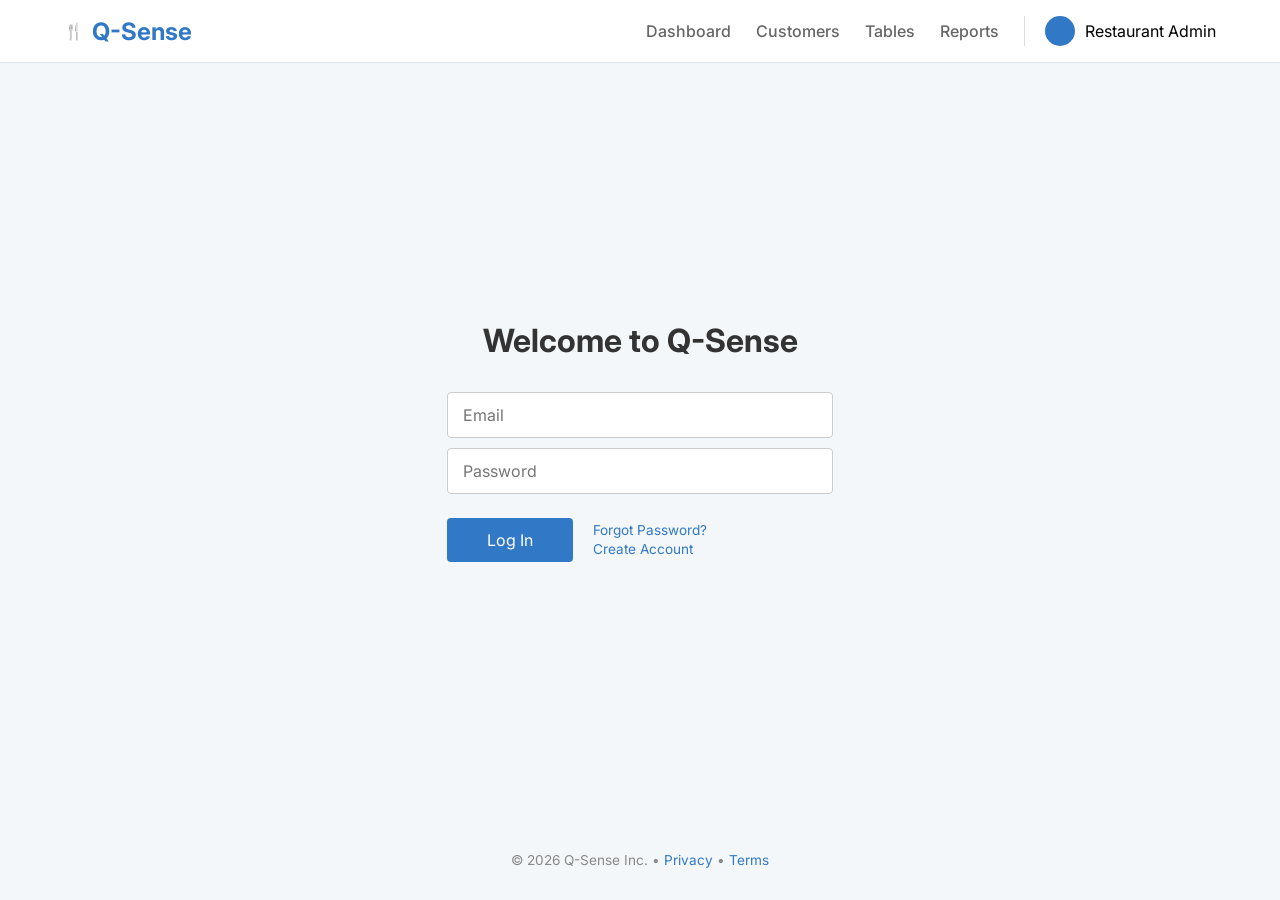
<file: AdminDashboard.html>
<!DOCTYPE html>
<html lang="en">
<head>
    <meta charset="UTF-8">
    <meta name="viewport" content="width=device-width, initial-scale=1.0">
    <title>Q-Sense Admin | Command Center</title>
    <link href="https://fonts.googleapis.com/css2?family=Inter:wght@300;400;500;600;700&display=swap" rel="stylesheet">
    <style>
        * { margin: 0; padding: 0; box-sizing: border-box; font-family: 'Inter', sans-serif; }
        body { background-color: #f4f7f9; display: flex; height: 100vh; overflow: hidden; }

        /* SIDEBAR STYLES */
        .sidebar { width: 280px; background: #fff; border-right: 1px solid #e1e8ed; display: flex; flex-direction: column; }
        .sidebar-header { padding: 20px; border-bottom: 1px solid #e1e8ed; }
        .sidebar-header h1 { color: #3178c6; font-size: 1.5rem; display: flex; align-items: center; gap: 10px; }
        
        .admin-profile { padding: 20px; border-bottom: 1px solid #e1e8ed; background: #f8fbff; }
        .admin-profile h3 { font-size: 1.1rem; color: #333; word-wrap: break-word;}
        .admin-profile p { font-size: 0.85rem; color: #666; margin-top: 5px; }
        .badge { display: inline-block; background: #3178c6; color: white; padding: 3px 8px; border-radius: 12px; font-size: 0.75rem; font-weight: bold; margin-top: 8px; }

        .nav-menu { padding: 15px 0; flex: 1; }
        .nav-item { padding: 12px 20px; color: #555; text-decoration: none; display: flex; align-items: center; gap: 10px; cursor: pointer; transition: 0.2s; font-weight: 500; }
        .nav-item:hover { background: #f4f7f9; color: #3178c6; }
        .nav-item.active { background: #eef5fb; color: #3178c6; border-right: 4px solid #3178c6; }
        
        .logout-btn { margin: 20px; padding: 10px; text-align: center; background: #fff; border: 1px solid #d9534f; color: #d9534f; border-radius: 6px; cursor: pointer; font-weight: bold; transition: 0.2s; }
        .logout-btn:hover { background: #d9534f; color: white; }

        /* MAIN CONTENT AREA */
        .main-content { flex: 1; display: flex; flex-direction: column; overflow-y: auto; }
        .topbar { background: #fff; padding: 20px 30px; border-bottom: 1px solid #e1e8ed; display: flex; justify-content: space-between; align-items: center; }
        .topbar h2 { color: #333; font-weight: 600; }
        
        .content-section { padding: 30px; display: none; } /* Hidden by default */
        .content-section.active { display: block; } /* Show when active */

        .card { background: white; padding: 20px; border-radius: 8px; border: 1px solid #e1e8ed; box-shadow: 0 2px 4px rgba(0,0,0,0.02); }
    </style>
</head>
<body>

    <aside class="sidebar">
        <div class="sidebar-header">
            <h1><span>🍴</span> Q-Sense OS</h1>
        </div>
        
        <div class="admin-profile">
            <h3 id="admin-name">Loading...</h3>
            <p id="admin-restaurant">Restaurant: Loading...</p>
            <span class="badge" id="admin-role-badge">Store Manager</span>
        </div>

        <nav class="nav-menu">
            <div class="nav-item active" onclick="switchTab('table-management', this)">
                📊 Table Management
            </div>
            <div class="nav-item" onclick="switchTab('live-queue', this)">
                🚶 Live Queue
            </div>
            <div class="nav-item" onclick="switchTab('hours', this)">
                ⏱️ My Hours
            </div>
            <div class="nav-item" onclick="switchTab('contact', this)">
                📞 Support / Contact
            </div>
        </nav>

        <button class="logout-btn" onclick="logout()">Logout</button>
    </aside>

    <main class="main-content">
        <header class="topbar">
            <h2 id="page-title">Table Management</h2>
            <div style="color: #666; font-size: 0.9rem;">Live System Status: <span style="color: #28a745; font-weight: bold;">Online</span></div>
        </header>

        <section id="table-management" class="content-section active">
            <div class="card">
                <div style="display: flex; justify-content: space-between; align-items: center; margin-bottom: 15px;">
                    <h3 style="color: #3178c6; margin: 0;">Pending Reservations</h3>
                    
                    <button onclick="window.location.href='AdminTableManagement.html'" 
                            style="background: #fff; border: 2px solid #3178c6; color: #3178c6; padding: 8px 15px; border-radius: 6px; cursor: pointer; font-weight: bold; transition: 0.2s;"
                            onmouseover="this.style.background='#3178c6'; this.style.color='#fff';"
                            onmouseout="this.style.background='#fff'; this.style.color='#3178c6';">
                        🗺️ View Floor Plan
                    </button>
                </div>
                
                <p style="color: #666; margin-bottom: 20px;">Assign incoming reservations to available tables.</p>
                <div id="pending-reservations-list"></div>
            </div>
        </section>

        <section id="live-queue" class="content-section">
            <div class="card">
                <div style="display: flex; justify-content: space-between; align-items: center; margin-bottom: 15px;">
                    <h3 style="color: #3178c6; margin: 0;">Live Walk-in Queue</h3>
                    <button onclick="loadLiveQueue(localStorage.getItem('restaurant_id'))" style="background: #fff; border: 1px solid #ccc; padding: 6px 12px; border-radius: 4px; cursor: pointer;">
                        🔄 Refresh
                    </button>
                </div>
                <p style="color: #666; margin-bottom: 20px;">Manage customers currently waiting for a table.</p>
                
                <div id="live-queue-list"></div>
            </div>
        </section>

        <section id="hours" class="content-section">
            <div class="card">
                <h3 style="color: #3178c6; margin-bottom: 15px;">Timesheet & Hours</h3>
                <p style="color: #666;">You have logged 32 hours this week.</p>
            </div>
        </section>

        <section id="contact" class="content-section">
            <div class="card">
                <h3 style="color: #3178c6; margin-bottom: 15px;">IT Support & Contact</h3>
                <p style="color: #666;">Need help? Contact the Q-Sense SuperAdmin team at support@qsense.com</p>
            </div>
        </section>
    </main>

    <script>
        // ---------------------------------------------------------
        // UI & NAVIGATION LOGIC
        // ---------------------------------------------------------
        function switchTab(tabId, element) {
            document.querySelectorAll('.nav-item').forEach(nav => nav.classList.remove('active'));
            element.classList.add('active');
            
            document.querySelectorAll('.content-section').forEach(section => section.classList.remove('active'));
            document.getElementById(tabId).classList.add('active');

            document.getElementById('page-title').innerText = element.innerText.replace(/[\u2700-\u27BF]|[\uE000-\uF8FF]|\uD83C[\uDC00-\uDFFF]|\uD83D[\uDC00-\uDFFF]|[\u2011-\u26FF]|\uD83E[\uDD10-\uDDFF]/g, '').trim();
        }

        function logout() {
            localStorage.clear();
            window.location.href = "AdminLogin.html"; 
        }

        // ---------------------------------------------------------
        // INITIALIZATION & SECURITY BOUNCER
        // ---------------------------------------------------------
        window.addEventListener("DOMContentLoaded", async () => {
            const adminId = localStorage.getItem("admin_id");
            const restaurantId = localStorage.getItem("restaurant_id");
            const adminEmail = localStorage.getItem("admin_email");
            const adminRole = localStorage.getItem("role") || "Store Manager";

            if (!adminId || !restaurantId || restaurantId === "undefined") {
                localStorage.clear();
                window.location.href = "AdminLogin.html";
                return;
            }

            document.getElementById("admin-name").textContent = adminEmail;
            document.getElementById("admin-restaurant").textContent = `Restaurant ID: ${restaurantId}`;
            document.getElementById("admin-role-badge").textContent = adminRole.charAt(0).toUpperCase() + adminRole.slice(1);

            await loadPendingReservations(restaurantId);
            await loadLiveQueue(restaurantId);
        });

        // ---------------------------------------------------------
        // FETCH AND DISPLAY PENDING RESERVATIONS
        // ---------------------------------------------------------
        async function loadPendingReservations(restaurantId) {
            const listContainer = document.getElementById("pending-reservations-list");
            listContainer.innerHTML = "<p style='color: #666;'>Loading requests...</p>";

            try {
                const res = await fetch(`http://localhost:5000/api/admin/reservations/pending/${restaurantId}`);
                const reservations = await res.json();

                if (!res.ok) {
                    listContainer.innerHTML = `<p style='color: #d9534f; font-weight: bold;'>Backend Error: ${reservations.message || "Check your Node terminal!"}</p>`;
                    return;
                }

                if (!Array.isArray(reservations) || reservations.length === 0) {
                    listContainer.innerHTML = `
                        <div style="padding: 40px 20px; background: #eef5fb; border-radius: 8px; text-align: center; border: 1px dashed #b8d4f2;">
                            <h3 style="color: #3178c6; margin-bottom: 10px;">🎉 All caught up!</h3>
                            <p style="color: #666; margin-bottom: 20px;">There are no pending walk-ins or reservations waiting for a table.</p>
                            <button onclick="window.location.href='AdminTableManagement.html'" 
                                    style="background: #3178c6; color: white; border: none; padding: 12px 24px; border-radius: 6px; font-weight: bold; cursor: pointer; transition: 0.2s; box-shadow: 0 4px 6px rgba(49,120,198,0.2);">
                                Go to Table Management ➡
                            </button>
                        </div>`;
                    return;
                }

                listContainer.innerHTML = ""; 

                reservations.forEach(req => {
                    const card = document.createElement("div");
                    card.style.cssText = "border: 1px solid #e1e8ed; padding: 15px; border-radius: 8px; margin-bottom: 15px; display: flex; justify-content: space-between; align-items: center; background: #fafcff;";
                    
                    card.innerHTML = `
                        <div>
                            <h4 style="color: #3178c6; margin-bottom: 5px; font-size: 1.1rem;">👤 ${req.customer_name}</h4>
                            <p style="font-size: 0.9rem; color: #555;">📞 ${req.phone} &nbsp;|&nbsp; 👥 <strong>${req.group_size} Guests</strong></p>
                            <p style="font-size: 0.9rem; color: #555; margin-top: 5px;">📅 ${req.date} &nbsp;|&nbsp; ⏰ ${req.time}</p>
                        </div>
                        
                        <div>
                            <button onclick="window.location.href='AdminTableManagement.html?reserve_id=${req.reserve_id}&party_size=${req.group_size}'" 
                                    style="background: #3178c6; color: white; border: none; padding: 10px 20px; border-radius: 4px; cursor: pointer; font-weight: bold; transition: 0.2s;">
                                ⚙️ Manage
                            </button>
                        </div>
                    `;
                    listContainer.appendChild(card);
                });

            } catch (error) {
                console.error("Error fetching reservations:", error);
                listContainer.innerHTML = "<p style='color: #d9534f; font-weight: bold;'>Failed to load reservations. Check console.</p>";
            }
        }

        // ---------------------------------------------------------
        // LIVE QUEUE LOGIC
        // ---------------------------------------------------------
        async function loadLiveQueue(restaurantId) {
            const listContainer = document.getElementById("live-queue-list");
            listContainer.innerHTML = "<p style='color: #666;'>Loading queue...</p>";

            try {
                const res = await fetch(`http://localhost:5000/api/queue/admin/${restaurantId}`);
                const queue = await res.json();

                if (!Array.isArray(queue) || queue.length === 0) {
                    listContainer.innerHTML = `
                        <div style="padding: 30px 20px; background: #f9fafb; border-radius: 8px; text-align: center; border: 1px dashed #ccc;">
                            <p style="color: #666; font-weight: 500;">No one is currently in the walk-in queue.</p>
                        </div>`;
                    return;
                }

                listContainer.innerHTML = ""; 

                queue.forEach((req, index) => {
                    const joinTime = new Date(req.joined_at);
                    const waitMinutes = Math.floor((new Date() - joinTime) / 60000);
                    
                    const isCalled = req.status === 'called';
                    const highlightBorder = isCalled ? "border-left: 5px solid #ffc107;" : "border-left: 5px solid #3178c6;";

                    const card = document.createElement("div");
                    card.style.cssText = `border: 1px solid #e1e8ed; ${highlightBorder} padding: 15px; border-radius: 8px; margin-bottom: 15px; display: flex; justify-content: space-between; align-items: center; background: ${isCalled ? '#fffdf5' : '#fff'}; box-shadow: 0 2px 4px rgba(0,0,0,0.02);`;
                    
                    /* FIX 2: Fixed the broken template literal structure here */
                    card.innerHTML = `
                        <div>
                            <div style="display: flex; gap: 10px; align-items: center; margin-bottom: 5px;">
                                <span style="background: #eef5fb; color: #3178c6; font-weight: bold; padding: 3px 8px; border-radius: 4px; font-size: 0.9rem;">#${index + 1}</span>
                                <h4 style="color: #333; margin: 0; font-size: 1.1rem;">👤 ${req.customer_name}</h4>
                                ${isCalled ? '<span style="background: #ffc107; color: #000; font-size: 0.75rem; padding: 2px 6px; border-radius: 4px; font-weight: bold;">CALLED</span>' : ''}
                            </div>
                            <p style="font-size: 0.9rem; color: #555;">📞 ${req.phone} &nbsp;|&nbsp; 👥 <strong>${req.group_size} Guests</strong></p>
                            <p class="wait-time-text" style="font-size: 0.85rem; color: ${waitMinutes > 20 ? '#d9534f' : '#666'}; margin-top: 5px; font-weight: 500;">
                                ⏱️ Waiting for <span class="live-timer" data-joined="${req.joined_at}">${waitMinutes}</span> mins
                            </p>
                        </div>
                        
                        <div style="display: flex; gap: 8px;">
                            ${!isCalled ? 
                                `<button onclick="updateQueueStatus(${req.queue_id}, 'called')" style="background: #f0ad4e; color: white; border: none; padding: 8px 12px; border-radius: 4px; cursor: pointer; font-weight: bold;">🔔 Call</button>` 
                                : ''}
                            <button onclick="updateQueueStatus(${req.queue_id}, 'seated')" style="background: #28a745; color: white; border: none; padding: 8px 12px; border-radius: 4px; cursor: pointer; font-weight: bold;">✅ Seated</button>
                            <button onclick="updateQueueStatus(${req.queue_id}, 'cancelled')" style="background: #d9534f; color: white; border: none; padding: 8px 12px; border-radius: 4px; cursor: pointer; font-weight: bold;">❌ Cancel</button>
                        </div>
                    `;
                    listContainer.appendChild(card);
                });

            } catch (error) {
                console.error("Error loading queue:", error);
                listContainer.innerHTML = "<p style='color: #d9534f;'>Failed to load queue.</p>";
            }
        }

        async function updateQueueStatus(queueId, newStatus) {
            try {
                const res = await fetch(`http://localhost:5000/api/queue/update/${queueId}`, {
                    method: 'PUT',
                    headers: { 'Content-Type': 'application/json' },
                    body: JSON.stringify({ status: newStatus })
                });

                if (res.ok) {
                    loadLiveQueue(localStorage.getItem('restaurant_id'));
                } else {
                    alert("Failed to update status.");
                }
            } catch (error) {
                console.error("Error updating status:", error);
            }
        }

     
        setInterval(() => {
            document.querySelectorAll('.live-timer').forEach(span => {
                const joinTime = new Date(span.getAttribute('data-joined'));
                const waitMinutes = Math.floor((new Date() - joinTime) / 60000);
                
                span.textContent = waitMinutes;
                
                if (waitMinutes > 20) {
                    span.closest('.wait-time-text').style.color = '#d9534f';
                }
            });
        }, 30000); 
    </script>
</body>
</html>
</file>
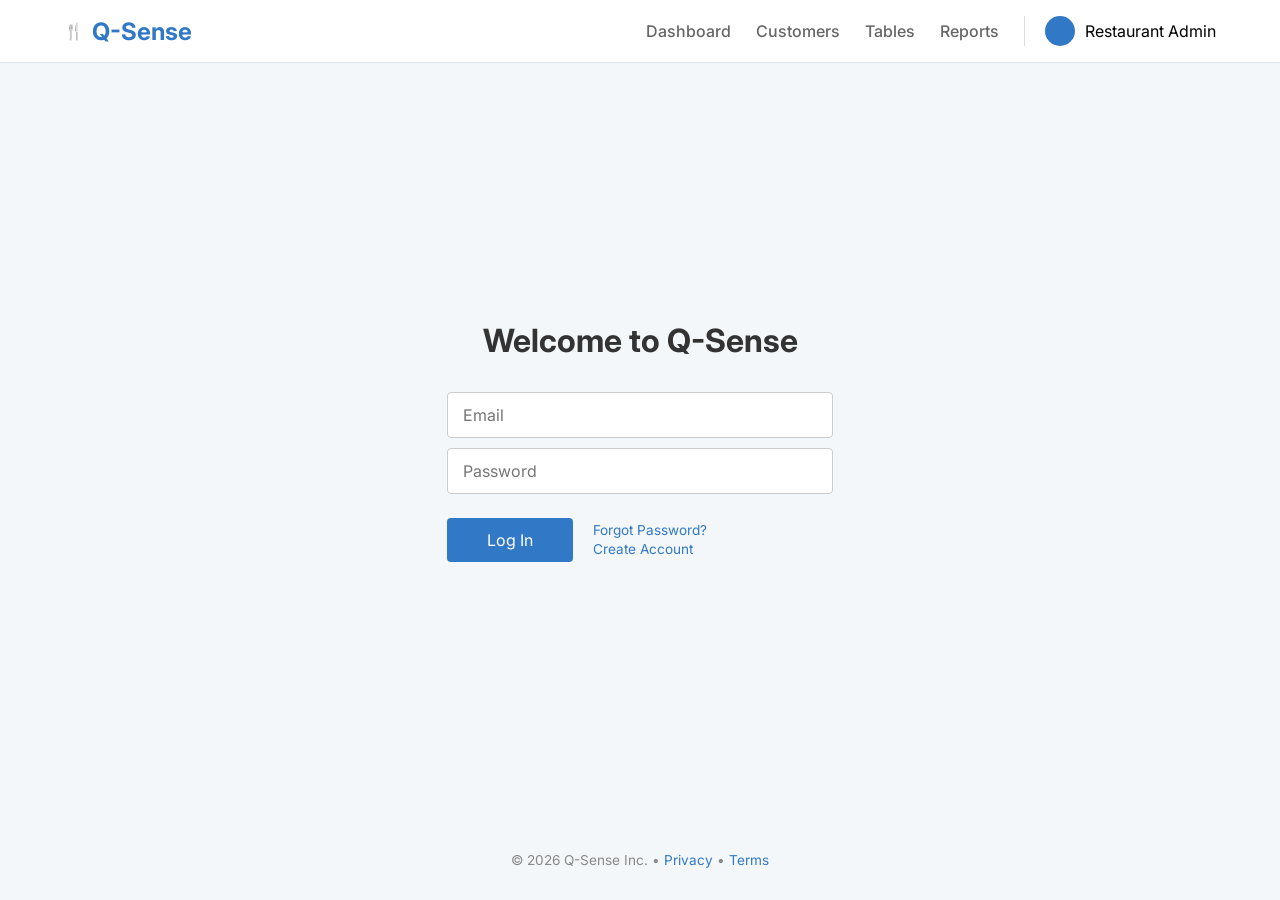
<file: AdminLogin.html>
<!DOCTYPE html>
<html lang="en">
<head>
    <meta charset="UTF-8">
    <meta name="viewport" content="width=device-width, initial-scale=1.0">
    <title>Q-Sense | Login</title>
     <link rel="preconnect" href="https://fonts.googleapis.com">
<link rel="preconnect" href="https://fonts.gstatic.com" crossorigin>
<link href="https://fonts.googleapis.com/css2?family=Inter:ital,opsz,wght@0,14..32,100..900;1,14..32,100..900&display=swap" rel="stylesheet">
    <link rel="stylesheet" href="style.css">
</head>
<body>

    <header class="navbar">
        <div class="logo">
            <span class="icon">🍴</span>
            <h1>Q-Sense</h1>
        </div>
        <nav>
            <a href="index.html">Dashboard</a>
            <a href="#">Customers</a>
            <a href="#">Tables</a>
            <a href="#">Reports</a>
            <div class="admin-profile">
                <div class="avatar"></div>
                <span>Restaurant Admin</span>
            </div>
        </nav>
    </header>

    <main class="login-container">
        <div class="login-card">
            <h2>Welcome to Q-Sense</h2>
            <form id = "adminLogin">
                <div class="input-group">
                    <input type="email" placeholder="Email" required>
                </div>
                <div class="input-group">
                    <input type="password" placeholder="Password" required>
                </div>
                <div class="action-row">
                    <button type="submit" class="login-btn">Log In</button>
                    <div class="links">
                        <a href="#">Forgot Password?</a>
                        <a href="AdminSignUp.html">Create Account</a>
                    </div>
                </div>
            </form>
        </div>
    </main>

    <footer class="footer">
        <p>&copy; 2026 Q-Sense Inc. &bull; <a href="#">Privacy</a> &bull; <a href="#">Terms</a></p>
    </footer>

    <script>
    
    document.getElementById("adminLogin").addEventListener("submit", async function(e){
        e.preventDefault();

        const email = document.querySelector('input[type="email"]').value;
        const password = document.querySelector('input[type="password"]').value;

        try {
            const res = await fetch("http://localhost:5000/api/admin/login",{
                method: "POST",
                headers: {
                    "Content-Type": "application/json"
                },
                body: JSON.stringify({email, password})
            });

            const data = await res.json();

            if(res.ok){
   
    localStorage.setItem("temp_admin_id", data.admin_id);
    localStorage.setItem("temp_restaurant_id", data.restaurant_id); 
    localStorage.setItem("temp_email", email); 
    localStorage.setItem("temp_role", data.role); 
    localStorage.setItem("temp_name", name);

    console.log("Password correct! Requesting OTP...");
    
    
    const otpRes = await fetch("http://localhost:5000/api/send-otp", {
        method: "POST",
        headers: { "Content-Type": "application/json" },
        
        body: JSON.stringify({ email: email, role: data.role }) 
    });

    const otpData = await otpRes.json();

    if (otpData.success) {
       
        window.location.href = "OtpVerification.html";
    } else {
        alert("Failed to send OTP email. Please try again.");
    }

} else {
    alert(data.message);
}
        } catch (error) {
            console.error("Login error:", error);
            alert("An error occurred while trying to log in.");
        }
    });
</script>


</body>
</html>
</file>
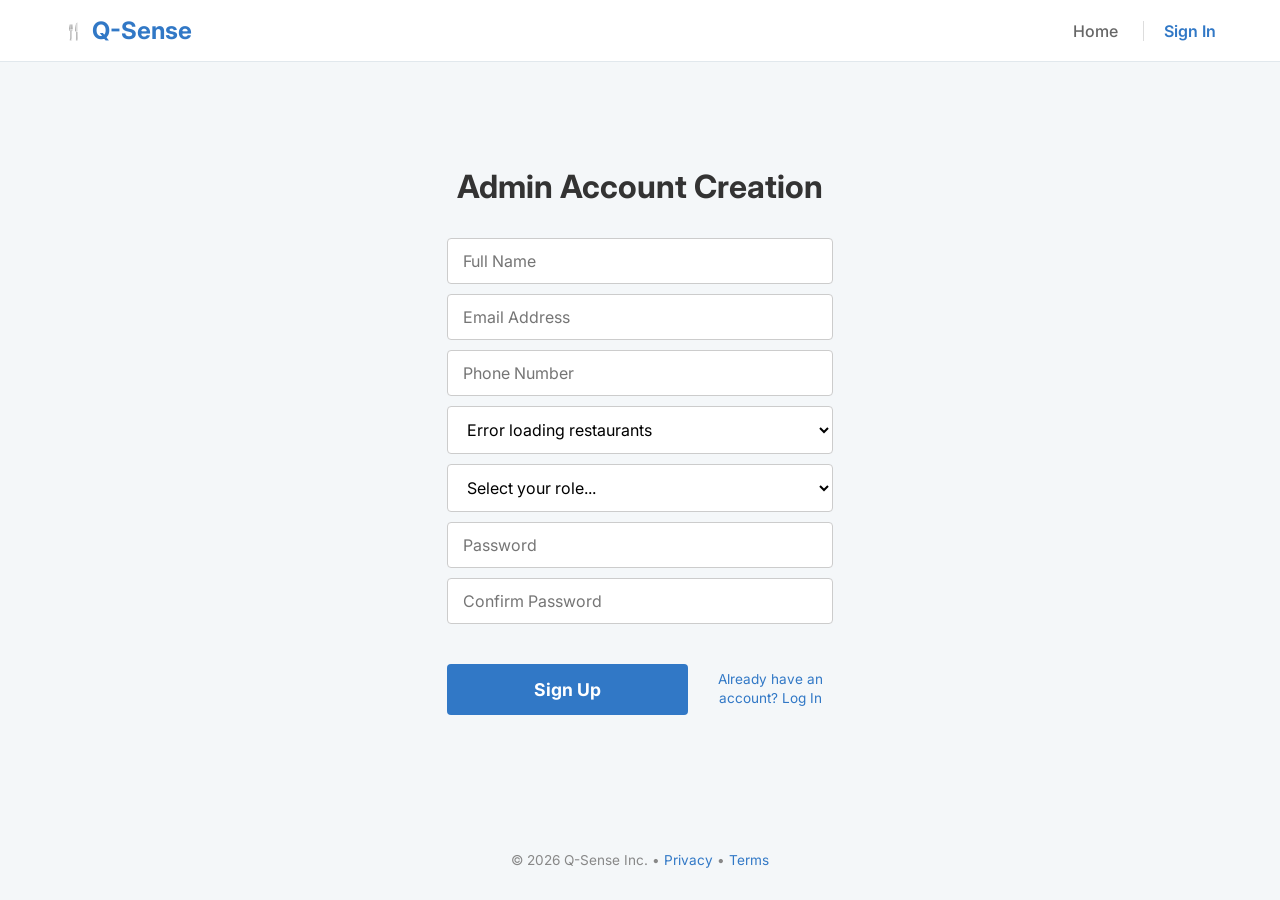
<file: AdminSignUp.html>
<!DOCTYPE html>
<html lang="en">
<head>
    <meta charset="UTF-8">
    <meta name="viewport" content="width=device-width, initial-scale=1.0">
    <title>Q-Sense | Admin Sign Up</title>
   <link rel="preconnect" href="https://fonts.googleapis.com">
<link rel="preconnect" href="https://fonts.gstatic.com" crossorigin>
<link href="https://fonts.googleapis.com/css2?family=Inter:ital,opsz,wght@0,14..32,100..900;1,14..32,100..900&display=swap" rel="stylesheet">
    <link rel="stylesheet" href="style.css">
</head>
<body>

    <header class="navbar">
        <div class="logo">
            <span class="icon">🍴</span>
            <h1>Q-Sense</h1>
        </div>
        <nav>
            <a href="index.html">Home</a>
            <div class="admin-profile">
                <a href="AdminLogin.html" class="login-link">Sign In</a>
            </div>
        </nav>
    </header>

    <main class="login-container">
        <div class="login-card">
            <h2>Admin Account Creation</h2>
            <form id="signup">
                
                <div class="input-group">
                    <input type="text" id="name" placeholder="Full Name" required>
                </div>
                
                <div class="input-group">
                    <input type="email" id="email" placeholder="Email Address" required>
                </div>
                
                <div class="input-group">
                    <input type="tel" id="phone" placeholder="Phone Number" required>
                </div>

                <div class="input-group">
                    <select id="restaurant_id" required>
                        <option value="">Loading restaurants...</option>
                        </select>
                </div>

                <div class="input-group">
                    <select id="role" required>
                        <option value="">Select your role...</option>
                        <option value="staff">Staff</option>
                        <option value="manager">Manager</option>
                    </select>
                </div>

                <div class="input-group">
                    <input type="password" id="password" placeholder="Password" required>
                </div>
                
                <div class="input-group">
                    <input type="password" id="confirm_password" placeholder="Confirm Password" required>
                </div>

                <div class="action-row">
                    <button type="submit" class="login-btn full-width">Sign Up</button>
                    <div class="links" style="margin-top: 15px; text-align: center;">
                        <a href="AdminLogin.html">Already have an account? Log In</a>
                    </div>
                </div>
            </form>
        </div>
    </main>

    <footer class="footer">
        <p>&copy; 2026 Q-Sense Inc. &bull; <a href="#">Privacy</a> &bull; <a href="#">Terms</a></p>
    </footer>

    <script>
        document.addEventListener("DOMContentLoaded", async function() {
            try {
                const response = await fetch("http://localhost:5000/api/restaurant");
                const restaurants = await response.json();
                
                const selectElement = document.getElementById("restaurant_id");
                selectElement.innerHTML = '<option value="">Select your Restaurant...</option>';
                
                restaurants.forEach(rest => {
                    const option = document.createElement("option");
                    option.value = rest.restaurant_id;
                    option.textContent = `${rest.name} (${rest.location})`;
                    selectElement.appendChild(option);
                });
            } catch (error) {
                console.error("Error fetching restaurants:", error);
                document.getElementById("restaurant_id").innerHTML = '<option value="">Error loading restaurants</option>';
            }
        });

            document.getElementById("signup").addEventListener("submit", async function(e){
            e.preventDefault();

            
            const name = document.getElementById("name").value;
            const email = document.getElementById("email").value;
            const phone = document.getElementById("phone").value;
            const restaurant_id = document.getElementById("restaurant_id").value;
            const role = document.getElementById("role").value;
            const password = document.getElementById("password").value;
            const confirmPassword = document.getElementById("confirm_password").value;

            if(password !== confirmPassword) {
                alert("Passwords do not match!");
                return;
            }

            try {
                const res = await fetch("http://localhost:5000/api/admin/register", {
                    method: "POST",
                    headers: {
                        "Content-Type": "application/json"
                    },
                   
                    body: JSON.stringify({ restaurant_id, name, email, phone, password, role })
                });

                const data = await res.json();

                if(res.ok) {
                    alert("Account created successfully. Please log in.");
                    window.location.href = "AdminLogin.html";
                } else {
                    alert("Error: " + (data.message || data.error));
                }
            } catch (error) {
                console.error("Signup error:", error);
                alert("An error occurred during sign up.");
            }
        });
    </script>

</body>
</html>
</file>
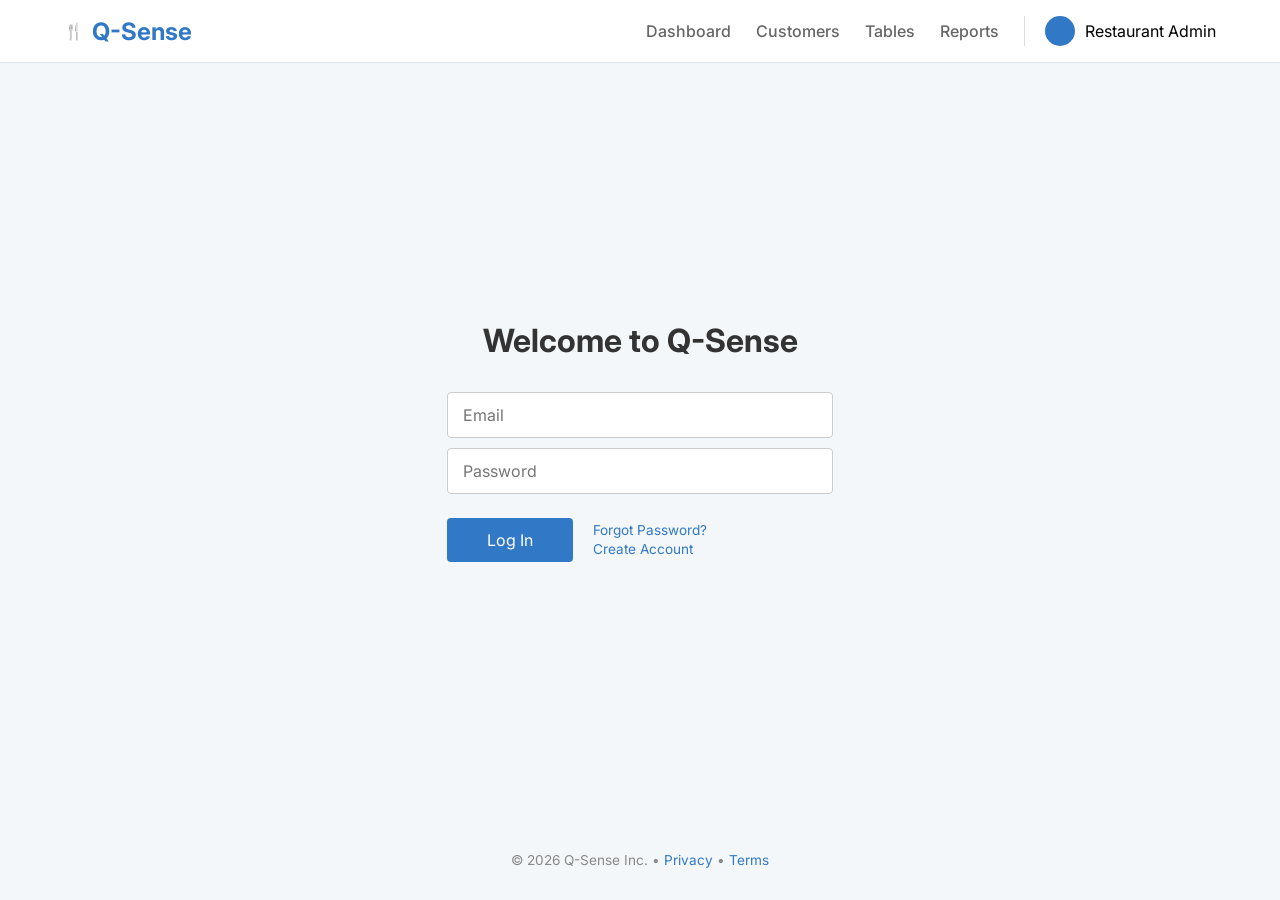
<file: AdminTableManagement.html>
<!DOCTYPE html>
<html lang="en">
<head>
    <meta charset="UTF-8">
    <meta name="viewport" content="width=device-width, initial-scale=1.0">
    <title>Q-Sense | Table Reservations</title>
    <link rel="preconnect" href="https://fonts.googleapis.com">
    <link rel="preconnect" href="https://fonts.gstatic.com" crossorigin>
    <link href="https://fonts.googleapis.com/css2?family=Inter:ital,opsz,wght@0,14..32,100..900;1,14..32,100..900&display=swap" rel="stylesheet">
    <link rel="stylesheet" href="style.css">
</head>     
<body>

    <header class="navbar">
        <div class="logo">
            <span class="icon">🍴</span>
            <h1>Q-Sense</h1>
        </div>
        <nav>
            <a href="AdminDashboard.html">Dashboard</a>
            <a href="#">Customers</a>
            <a href="#" style="color: #3178c6; border-bottom: 2px solid #3178c6; padding-bottom: 5px;">Tables</a>
            <a href="#">Reports</a>
            <div class="user-profile">
                <a id="adminAuth" href="AdminLogin.html" style="color: #3178c6; font-weight: 600; text-decoration: none;">Log In</a>
            </div>
        </nav>
    </header>

    <main class="reservation-container" id="main-container">
        
        <div class="stats-row">
            <div class="stat-card">
                <h3>Total Tables</h3>
                <p class="stat-number" id="stat-total">0</p>
            </div>
            <div class="stat-card">
                <h3>Vacant</h3>
                <p class="stat-number vacant-text" id="stat-vacant">0</p>
            </div>
            <div class="stat-card">
                <h3>Occupied / Reserved</h3>
                <p class="stat-number occupied-text" id="stat-occupied">0</p>
            </div>
        </div>

        <div class="input-group">
            <label>Select Table</label>
            <select id="update-table-select" required>
                <option value="">Loading tables...</option>
            </select>
        </div>

        <div class="tables-grid" id="floor-plan-grid">
            </div>
        
    </main>

    <footer class="footer">
        <p>&copy; 2026 Q-Sense Inc. &bull; <a href="#">Privacy</a> &bull; <a href="#">Terms</a></p>
    </footer>

    <script>
       
        const urlParams = new URLSearchParams(window.location.search);
        const reserveId = urlParams.get('reserve_id');
        const partySize = urlParams.get('party_size');

        window.addEventListener("DOMContentLoaded", async () => {
            const adminId = localStorage.getItem("admin_id");
            const restaurantId = localStorage.getItem("restaurant_id");

            // Kick out unauthenticated users
            if(!adminId || !restaurantId) {
                window.location.href = "AdminLogin.html";
                return;
            }

            if (reserveId) {
                const mainContainer = document.getElementById("main-container");
                const allocationBanner = document.createElement("div");
                allocationBanner.style.cssText = "background: #eef5fb; border: 1px solid #3178c6; border-radius: 8px; padding: 15px; margin-bottom: 25px; display: flex; justify-content: space-between; align-items: center;";
                allocationBanner.innerHTML = `
                    <div>
                        <h3 style="color: #3178c6; margin: 0; font-size: 1.2rem;">🎯 Table Allocation Mode</h3>
                        <p style="color: #555; margin: 5px 0 0 0; font-size: 0.95rem;">Please select a vacant table below for <strong>Reservation #${reserveId}</strong> (Party of ${partySize}).</p>
                    </div>
                    <button id="final-assign-btn" style="background: #28a745; color: white; border: none; padding: 12px 24px; border-radius: 6px; font-weight: bold; cursor: not-allowed; opacity: 0.5; font-size: 1rem; transition: 0.2s;" disabled>
                        Select a Vacant Table
                    </button>
                `;
                mainContainer.insertBefore(allocationBanner, mainContainer.firstChild);
            }

            try {
                // Fetch Admin Profile
                const adminRes = await fetch(`http://localhost:5000/api/admin/${adminId}`);
                if (adminRes.ok) {
                    const adminData = await adminRes.json();
                    const link = document.getElementById("adminAuth");
                    link.textContent = `Logout (${adminData.name})`;
                    link.style.color = "#d9534f"; 
                    link.onclick = (e) => {
                        e.preventDefault();
                        localStorage.clear();
                        window.location.href = "AdminLogin.html";
                    };
                }

               
                const tablesRes = await fetch(`http://localhost:5000/api/tables/restaurant/${restaurantId}`);
                const tables = await tablesRes.json();

                document.getElementById("stat-total").textContent = tables.length;
                document.getElementById("stat-vacant").textContent = tables.filter(t => t.status === 'vacant').length;
                document.getElementById("stat-occupied").textContent = tables.filter(t => t.status === 'occupied' || t.status === 'reserved').length;

                const grid = document.getElementById("floor-plan-grid");
                const selectDropdown = document.getElementById("update-table-select");
                
                grid.innerHTML = ""; 
                selectDropdown.innerHTML = '<option value="">Choose a table...</option>';

               
                tables.forEach(table => {
                  
                    const option = document.createElement("option");
                    option.value = table.table_id;
                    option.textContent = `T${table.table_no} (${table.capacity} Seats) - ${table.status}`;
                    selectDropdown.appendChild(option);

                    
                    const tableDiv = document.createElement("div");
                    tableDiv.className = `table-item table-${table.status}`; 
                    tableDiv.style.border = "3px solid transparent"; 
                    tableDiv.style.cursor = "pointer";
                    tableDiv.innerHTML = `<strong style="font-size: 1.2rem;">T${table.table_no}</strong><br><span style="font-size: 0.85rem;">${table.capacity} Seats</span>`;
                    
                  
                    tableDiv.onclick = () => {
                     
                        selectDropdown.value = table.table_id;
                        
                       
                        document.querySelectorAll('.table-item').forEach(el => el.style.borderColor = 'transparent');
                        tableDiv.style.borderColor = "#3178c6";

                        if (reserveId) {
                            const btn = document.getElementById("final-assign-btn");
                            if (table.status === 'vacant') {
                                btn.disabled = false;
                                btn.style.opacity = "1";
                                btn.style.cursor = "pointer";
                                btn.textContent = `✅ Assign T${table.table_no} to Reservation #${reserveId}`;
                                
                                btn.onclick = () => executeAllocation(reserveId, table.table_id);
                            } else {
                                btn.disabled = true;
                                btn.style.opacity = "0.5";
                                btn.style.cursor = "not-allowed";
                                btn.textContent = `Table T${table.table_no} is not vacant`;
                            }
                        }
                    };

                    grid.appendChild(tableDiv);
                });

            } catch(err) {
                console.error("Dashboard error:", err);
            }
        });

        async function executeAllocation(reservationId, tableId) {
            try {
                    const res = await fetch(`http://localhost:5000/api/admin/reservations/${reservationId}/allocate`, {
                    method: 'PUT',
                    headers: { 'Content-Type': 'application/json' },
                    body: JSON.stringify({ table_id: tableId })
                });

                if (res.ok) {
                    alert("Table successfully allocated!.");
                    window.location.href = "AdminDashboard.html";
                } else {
                    alert("Failed to allocate table. It may be possible that a server side error has occured.");
                }
            } catch (error) {
                console.error("Allocation Error:", error);
                alert("Network error occurred while allocating.");
            }
        }
    </script>
</body>
</html>
</file>
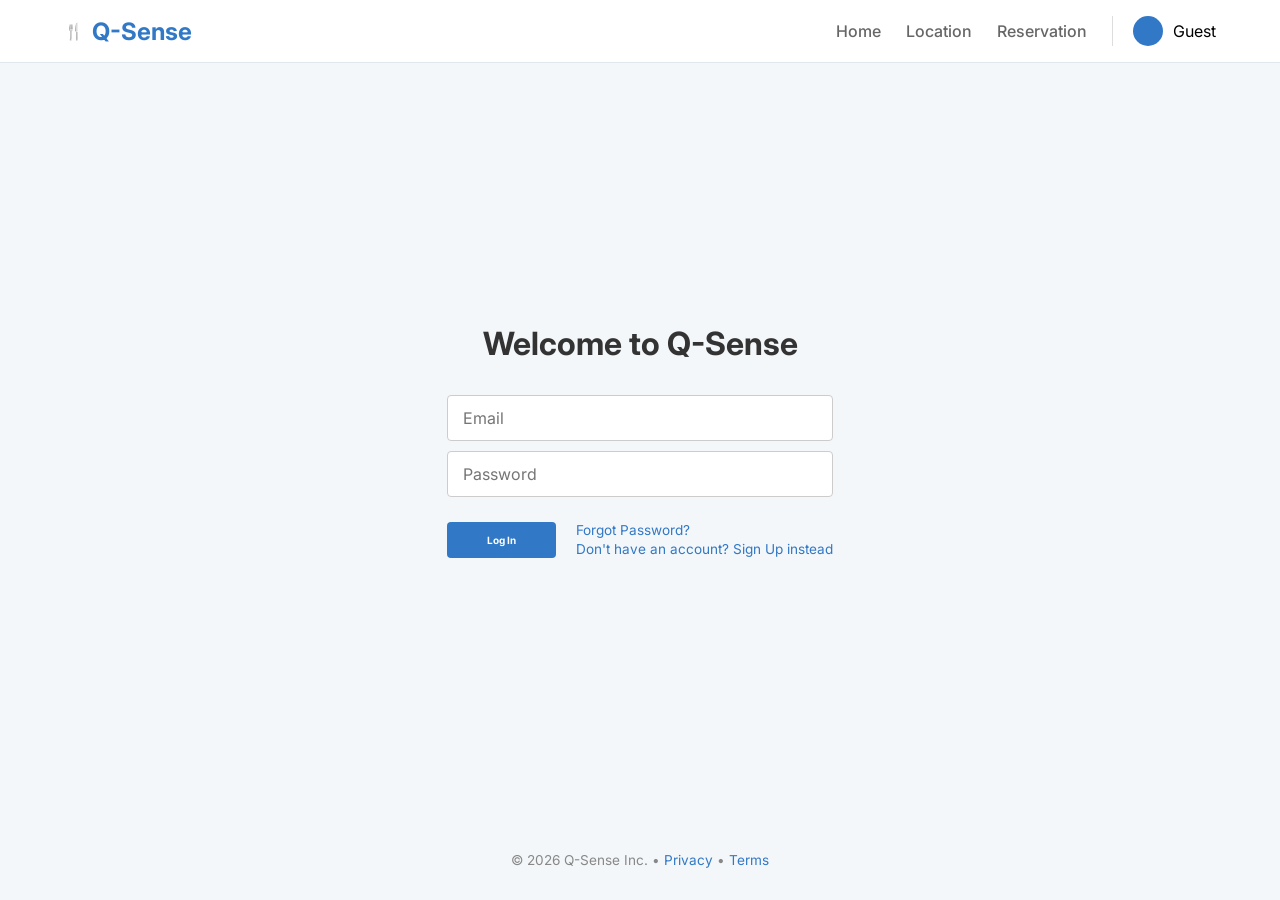
<file: CustomerDashboard.html>
<!DOCTYPE html>
<html lang="en">
<head>
    <meta charset="UTF-8">
    <meta name="viewport" content="width=device-width, initial-scale=1.0">
    <title>Q-Sense | My Dashboard</title>
    <link href="https://fonts.googleapis.com/css2?family=Inter:wght@400;600;700&display=swap" rel="stylesheet">
    <link rel="stylesheet" href="style.css">
    <style>
     
        .dashboard-container {
            max-width: 1200px;
            margin: 40px auto;
            padding: 0 20px;
            display: grid;
            grid-template-columns: 1fr 2fr;
            gap: 30px;
        }

        .profile-card, .dashboard-card {
            background: white;
            border-radius: 12px;
            padding: 30px;
            box-shadow: 0 4px 15px rgba(0,0,0,0.05);
        }

        .profile-avatar {
            width: 80px;
            height: 80px;
            background: #3178c6;
            color: white;
            border-radius: 50%;
            display: flex;
            align-items: center;
            justify-content: center;
            font-size: 32px;
            font-weight: bold;
            margin-bottom: 20px;
        }

        .profile-details p {
            margin: 10px 0;
            color: #555;
            font-size: 16px;
        }

        .action-buttons-grid {
            display: grid;
            grid-template-columns: 1fr 1fr;
            gap: 20px;
            margin-bottom: 30px;
        }

        .dash-btn {
            background: #f8f9fc;
            border: 2px solid #e2e8f0;
            padding: 20px;
            border-radius: 10px;
            text-align: center;
            cursor: pointer;
            transition: all 0.2s;
            text-decoration: none;
            color: #333;
            display: block;
        }

        .dash-btn:hover {
            border-color: #3178c6;
            background: #f0f7ff;
            transform: translateY(-2px);
        }

        .dash-btn h3 {
            margin-bottom: 10px;
            color: #3178c6;
        }

        .reservation-item {
            border-left: 4px solid #3178c6;
            background: #f8f9fc;
            padding: 15px 20px;
            margin-bottom: 15px;
            border-radius: 4px;
        }

        .empty-state {
            text-align: center;
            padding: 30px;
            color: #777;
            font-style: italic;
            background: #f8f9fc;
            border-radius: 8px;
        }
        
        @media (max-width: 768px) {
            .dashboard-container {
                grid-template-columns: 1fr;
            }
        }
    </style>
</head>
<body>

    <header class="navbar">
        <div class="logo">
            <span class="icon">🍴</span>
            <h1>Q-Sense</h1>
        </div>
     <nav>
    <a href="index.html">Home</a>
    <a href = "CustomerDashboard.html" style = "color: #3178c6; border-bottom: 2px solid #3178c6; padding-bottom: 5px;">Dashboard</a>
    <a href="Locations.html">Locations</a>
    <a href="CustomerReservation.html">Reservation</a>
    <a href="LiveQueue.html">Live Queue</a>
    <a href="#" id="logout-btn" style="color: red; margin-left: 15px;">Logout</a>
</nav>
    </header>

    <main class="dashboard-container">
        <aside>
            <div class="profile-card">
                <div class="profile-avatar" id="user-initial">?</div>
                <h2 id="user-name">Loading...</h2>
                <hr style="margin: 20px 0; border: 0; border-top: 1px solid #eee;">
                <div class="profile-details">
                    <p><strong>Email:</strong> <span id="user-email">...</span></p>
                    <p><strong>Phone:</strong> <span id="user-phone">...</span></p>
                    <p><strong>Status:</strong> <span style="color: green;">Active VIP</span></p>
                </div>
            </div>
        </aside>

        <section>
            <div class="action-buttons-grid">
                <a href="JoinQueue.html" class="dash-btn">
                    <h3>Join Live Queue</h3>
                    <p>Walk-in right now? Get in line virtually before you arrive.</p>
                </a>
                <a href="CustomerReservation.html" class="dash-btn">
                    <h3> Book a Table</h3>
                    <p>Planning ahead? Secure your spot for a future date and time.</p>
                </a>
            </div>

            <div class="dashboard-card">
                <h2 style="margin-bottom: 20px;">Upcoming Reservations</h2>
                
                <div id="reservations-list">
                    <div class="empty-state">Loading your schedule...</div>
                </div>
            </div>
        </section>
    </main>

    <footer class="footer">
        <p>&copy; 2026 Q-Sense Inc. &bull; <a href="#">Privacy</a> &bull; <a href="#">Terms</a></p>
    </footer>

   <script>
    document.addEventListener("DOMContentLoaded", async () => {
        const customerId = localStorage.getItem("customer_id");
        const customerEmail = localStorage.getItem("email");
        const customerPhone = localStorage.getItem("phone");

       
        if (!customerId || customerId === "undefined" || customerId === "null") {
           
            localStorage.removeItem("customer_id"); 
            window.location.href = "CustomerLogin.html";
            return;
        }

   
        document.getElementById("logout-btn").addEventListener("click", (e) => {
            e.preventDefault();
            localStorage.clear();
            window.location.href = "CustomerLogin.html";
        });

        try {
         
            const userRes = await fetch(`http://localhost:5000/api/users/${customerId}`);
            
          
            if (!userRes.ok) {
                localStorage.clear();
                window.location.href = "CustomerLogin.html";
                return;
            }

            const userData = await userRes.json();
            
            document.getElementById("user-name").textContent = userData.name;
            document.getElementById("user-email").textContent = userData.email;
            document.getElementById("user-phone").textContent = userData.phone;
            document.getElementById("user-initial").textContent = userData.name.charAt(0).toUpperCase();

            
            const resList = document.getElementById("reservations-list");
            const revRes = await fetch(`http://localhost:5000/api/reservations/user/${customerId}`);
            
            if(revRes.ok) {
                const reservations = await revRes.json();
 
                console.log("My Reservations Data:", reservations);

                resList.innerHTML = ""; 

                if (reservations.length === 0) {
                    resList.innerHTML = `<div class="empty-state">You have no upcoming reservations.</div>`;
                } else {
                    reservations.forEach(res => {
                        const item = document.createElement("div");
                        item.className = "reservation-item";
                        item.innerHTML = `
                            <h3 style="margin-bottom: 5px;">${res.name}</h3>
                            <p style="color: #555;"><strong>Date:</strong> ${res.date} &nbsp;|&nbsp; <strong>Time:</strong> ${res.time}</p>
                            <p style="color: #555; margin-top: 5px;"><strong>Party Size:</strong> ${res.party_size} guests</p>
                        `;
                        resList.appendChild(item);
                    });
                }
            } else {
                resList.innerHTML = `<div class="empty-state">No reservations found.</div>`;
            }

        } catch (error) {
            console.error("Dashboard error:", error);
            
            document.getElementById("reservations-list").innerHTML = 
                `<div class="empty-state" style="color: red;">Failed to connect to server.</div>`;
        }
    });

   
   

</script>
</body>
</html>
</file>
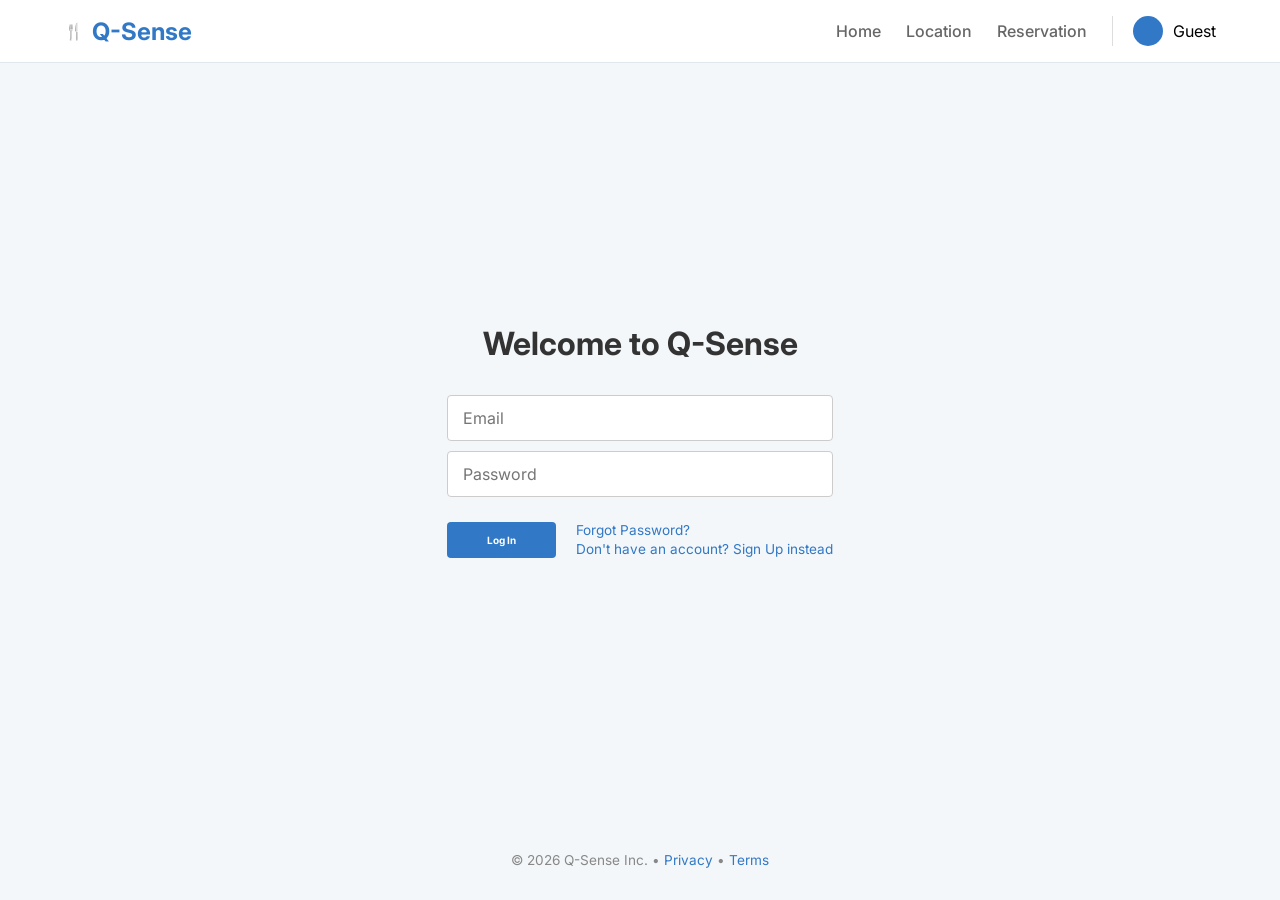
<file: CustomerLogin.html>
<!DOCTYPE html>
<html lang="en">
<head>
    <meta charset="UTF-8">
    <meta name="viewport" content="width=device-width, initial-scale=1.0">
    <title>Q-Sense | Login</title>
       <link rel="preconnect" href="https://fonts.googleapis.com">
<link rel="preconnect" href="https://fonts.gstatic.com" crossorigin>
<link href="https://fonts.googleapis.com/css2?family=Inter:ital,opsz,wght@0,14..32,100..900;1,14..32,100..900&display=swap" rel="stylesheet">



    <link rel="stylesheet" href="style.css">
    </head>
<body>

    <header class="navbar">
        <div class="logo">
            <span class="icon">🍴</span>
            <h1>Q-Sense</h1>
        </div>
        <nav>
            <a href="#">Home</a>
            <a href="locations.html">Location</a>
            <a href="CustomerReservation.html">Reservation</a>
            
            <div class="user-profile">
                <div class="avatar"></div>
                <span>Guest</span>
            </div>
        </nav>
    </header>

    <main class="login-container">
        <div class="login-card">
            <h2>Welcome to Q-Sense</h2>
            <form id = "login">
                <div class="input-group">
                    <input type="email" placeholder="Email" required>
                </div>
                <div class="input-group">
                    <input type="password" placeholder="Password" required>
                </div>
                <div class="action-row">
                    <button type="submit" class="login-btn" style = "font-size: 10px;"><b>Log In</b></button>
                    <div class="links">
                        <a href="#">Forgot Password?</a>
                        <a href="CustomerSignUp.html">Don't have an account? Sign Up instead</a>
                    </div>
                </div>
            </form>
        </div>
    </main>

    <footer class="footer">
        <p>&copy; 2026 Q-Sense Inc. &bull; <a href="#">Privacy</a> &bull; <a href="#">Terms</a></p>
    </footer>

    <script>
document.getElementById("login").addEventListener("submit", async function(e){

    e.preventDefault();

    const email = document.querySelector('input[type="email"]').value;
    const password = document.querySelector('input[type="password"]').value;
try {
    const res = await fetch("http://localhost:5000/api/users/login",{
        method:"POST",
        headers:{
            "Content-Type":"application/json"
        },
        body: JSON.stringify({email,password})
    });

   const data = await res.json();
   

    if(res.ok){
   
    localStorage.setItem("temp_customer_id", data.user);
    localStorage.setItem("temp_email", email); 
    localStorage.setItem("temp_role", "customer"); 

    console.log("Password correct! Requesting OTP...");
    
    
    const otpRes = await fetch("http://localhost:5000/api/send-otp", {
        method: "POST",
        headers: { "Content-Type": "application/json" },
        
        body: JSON.stringify({ email: email, role: 'customer' }) 
    });

    const otpData = await otpRes.json();

    if (otpData.success) {
       
        window.location.href = "OtpVerification.html";
    } else {
        alert("Failed to send OTP email. Please try again.");
                    loginBtn.innerHTML = originalBtnText;
                    loginBtn.disabled = false;
    }

} else {
    alert(data.message);
    loginBtn.innerHTML = originalBtnText;
    loginBtn.disabled = false;
}

} catch (error) {
            console.error("Login Error:", error);
            alert("A network error occurred. Please check if the server is running.");
            loginBtn.innerHTML = originalBtnText;
            loginBtn.disabled = false;
        }

});
</script>
</body>
</html>
</file>
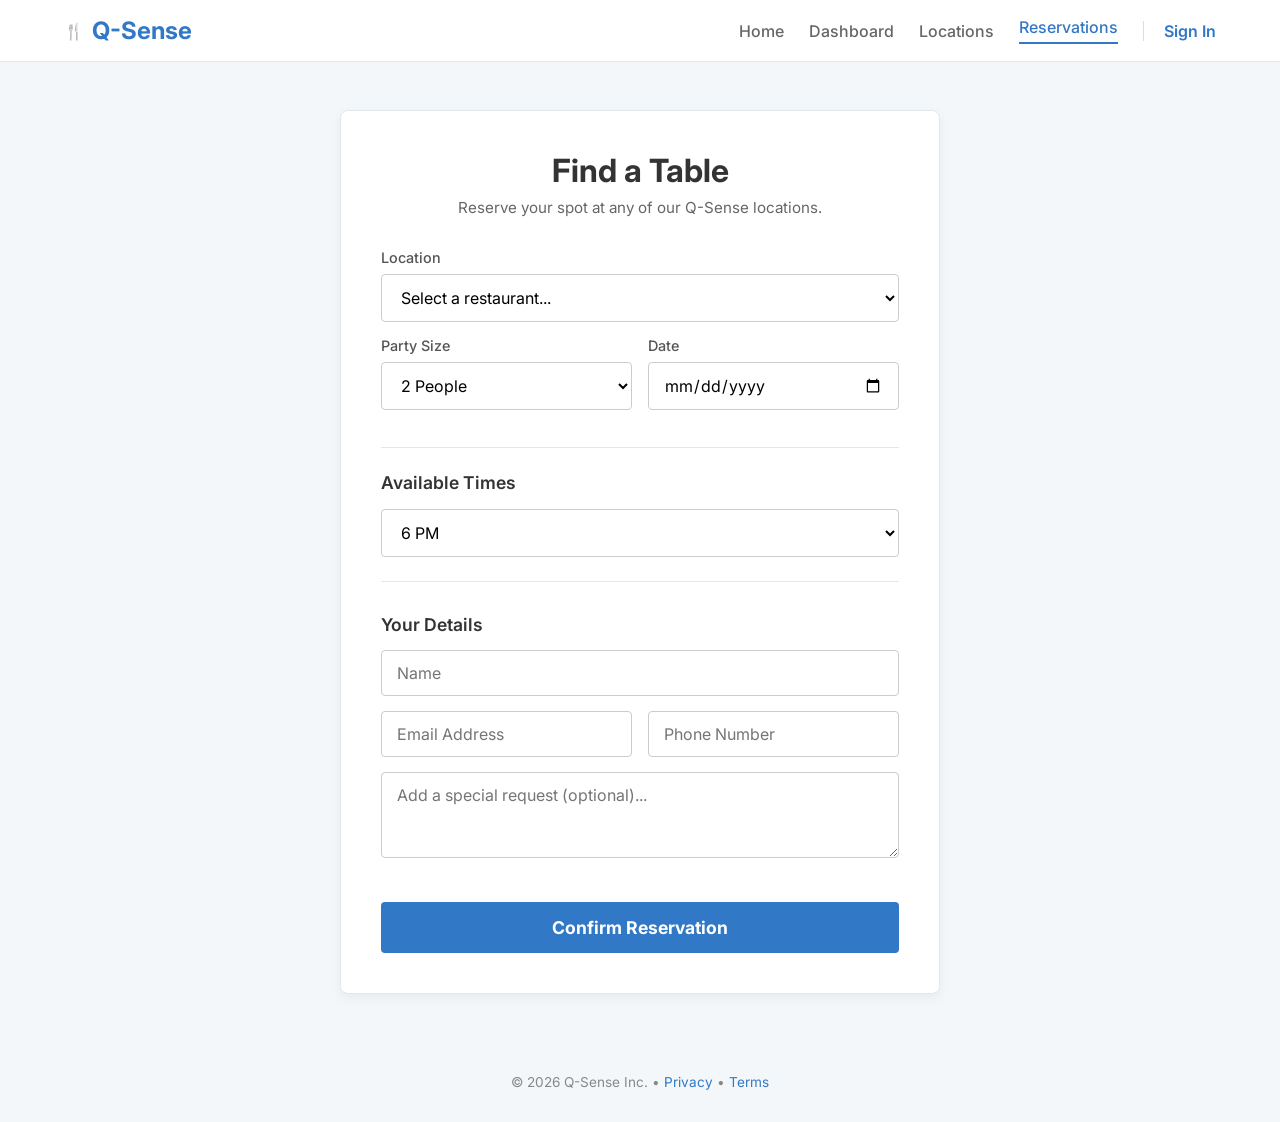
<file: CustomerReservation.html>
<!DOCTYPE html>
<html lang="en">
<head>
    <meta charset="UTF-8">
    <meta name="viewport" content="width=device-width, initial-scale=1.0">
    <title>Q-Sense | Book a Table</title>
         <link rel="preconnect" href="https://fonts.googleapis.com">
<link rel="preconnect" href="https://fonts.gstatic.com" crossorigin>
<link href="https://fonts.googleapis.com/css2?family=Inter:ital,opsz,wght@0,14..32,100..900;1,14..32,100..900&display=swap" rel="stylesheet">
    <link rel="stylesheet" href="style.css">
</head>
<body>

    <header class="navbar">
        <div class="logo">
            <span class="icon">🍴</span>
            <h1>Q-Sense</h1>
        </div>
        <nav>
            <a href="CustomerHome.html">Home</a>
            <a href="CustomerDashboard.html">Dashboard</a>
            <a href="locations.html">Locations</a>
            <a href="#" style="color: #3178c6; border-bottom: 2px solid #3178c6; padding-bottom: 5px;">Reservations</a>
            <div class="user-profile">
                <a id = "auth" href="CustomerLogin.html" class="login-link">Sign In</a>
            </div>
        </nav>
    </header>

    <main class="customer-booking-container">
        <div class="booking-card">
            <div class="booking-header">
                <h2>Find a Table</h2>
                <p>Reserve your spot at any of our Q-Sense locations.</p>
            </div>

            <form id = "reserveForm">
                <div class="search-criteria">
                    <div class="input-group">
                        <label>Location</label>
                        <select id = "restaurantSelect" required>
                            <option value="">Select a restaurant...</option>
                            <option value="1">Q-Sense Downtown</option>
                            <option value="2">Q-Sense Uptown</option>
                            <option value="3">Q-Sense Bay Area</option>
                        </select>
                    </div>
                    
                    <div class="form-row">
                        <div class="input-group">
                            <label>Party Size</label>
                            <select id = "groupSize" required>
                                <option value="2">2 People</option>
                                <option value="3">3 People</option>
                                <option value="4">4 People</option>
                                <option value="5">5 People</option>
                                <option value="6">6 People</option>
                                <option value="7">7+ (Call Restaurant)</option>
                            </select>
                        </div>
                        <div class="input-group">
                            <label>Date</label>
                            <input type="date"  id = "reserveDate" required>
                        </div>
                    </div>
                </div>

                <div class="time-selection">
                    <label>Available Times</label>
                    <div class="time-slots">
                        <select id = "reserveTime">
                            <option value = '18:00:00'>6 PM</option>
                            <option value = '18:30:00'>6:30 PM</option>
                             <option value = '19:00:00'>7 PM</option>
                             <option value = '19:30:00'>7:30 PM</option>
                              <option value = '20:00:00'>8 PM</option>
                        </select>
                    </div>
                </div>

                <div class="guest-details">
                    <label style = "margin-bottom: 5px;">Your Details</label>
                    <div class="form-row">
                        <div class="input-group">
                            <input type="text" placeholder="Name" required>
                        </div>
                       
                    </div>
                    <div class="form-row">
                        <div class="input-group">
                            <input type="email" placeholder="Email Address" required>
                        </div>
                        <div class="input-group">
                            <input type="tel" placeholder="Phone Number" required>
                        </div>
                    </div>
                    <div class="input-group">
                        <textarea placeholder="Add a special request (optional)..." rows="3"></textarea>
                    </div>
                </div>

                <button type="submit" class="login-btn full-width">Confirm Reservation</button>
            </form>
        </div>
    </main>

    <footer class="footer">
        <p>&copy; 2026 Q-Sense Inc. &bull; <a href="#">Privacy</a> &bull; <a href="#">Terms</a></p>
    </footer>

  
 <script>
window.addEventListener("DOMContentLoaded", async () => {
  
    const userId = localStorage.getItem("customer_id");
    if(!userId) return;

    try {
        const res = await fetch(`http://localhost:5000/api/users/${userId}`);
        const data = await res.json();
        const link = document.getElementById("auth");
        link.textContent = data.name;
        link.href = "#";
        
        link.onclick = () => {
            localStorage.removeItem("customer_id");
            location.reload();
        };
    } catch(err) {
        console.error("Auth Error:", err);
    }

    // 2. HANDLING THE RESERVATION SUBMISSION
    const form = document.getElementById("reserveForm");
    
    if (form) {
        form.addEventListener("submit", async (e) => {
            e.preventDefault(); // Stop the page from reloading

            // Grab the data the user selected
            const restaurant_id = document.getElementById("restaurantSelect").value;
            const group_size = document.getElementById("groupSize").value;
            const reserve_date = document.getElementById("reserveDate").value;
            const reserve_time = document.getElementById("reserveTime").value;

            try {
                
                const res = await fetch("http://localhost:5000/api/reservations/create", {
                    method: "POST",
                    headers: { "Content-Type": "application/json" },
                    body: JSON.stringify({
                        customer_id: userId,
                        restaurant_id: restaurant_id,
                        group_size: group_size,
                        reserve_date: reserve_date,
                        reserve_time: reserve_time
                    })
                });

                const data = await res.json();

                if (res.ok) {
                   
                    window.location.href = "CustomerDashboard.html";
                } else {
                    alert(data.message || "Failed to book table.");
                }
            } catch (error) {
                console.error("Booking Error:", error);
                alert("A network error occurred. Is your backend running?");
            }
        });
    }


    
const locationDropdown = document.getElementById("restaurantSelect");

async function loadRestaurants() {
    try {
        const res = await fetch("http://localhost:5000/api/restaurant");
        const restaurants = await res.json();

        
        locationDropdown.innerHTML = '<option value="">Select a restaurant...</option>';

       
        restaurants.forEach(rest => {
            const option = document.createElement("option");
            option.value = rest.restaurant_id;
            option.textContent = rest.name;    
            locationDropdown.appendChild(option);
        });

        
        const urlParams = new URLSearchParams(window.location.search);
        const passedRestaurantId = urlParams.get('restaurant_id');
        
        if (passedRestaurantId) {
            locationDropdown.value = passedRestaurantId;
        }

    } catch (error) {
        console.error("Failed to load restaurant list:", error);
    }
}


loadRestaurants();


});
</script>

</body>
</html>
</file>
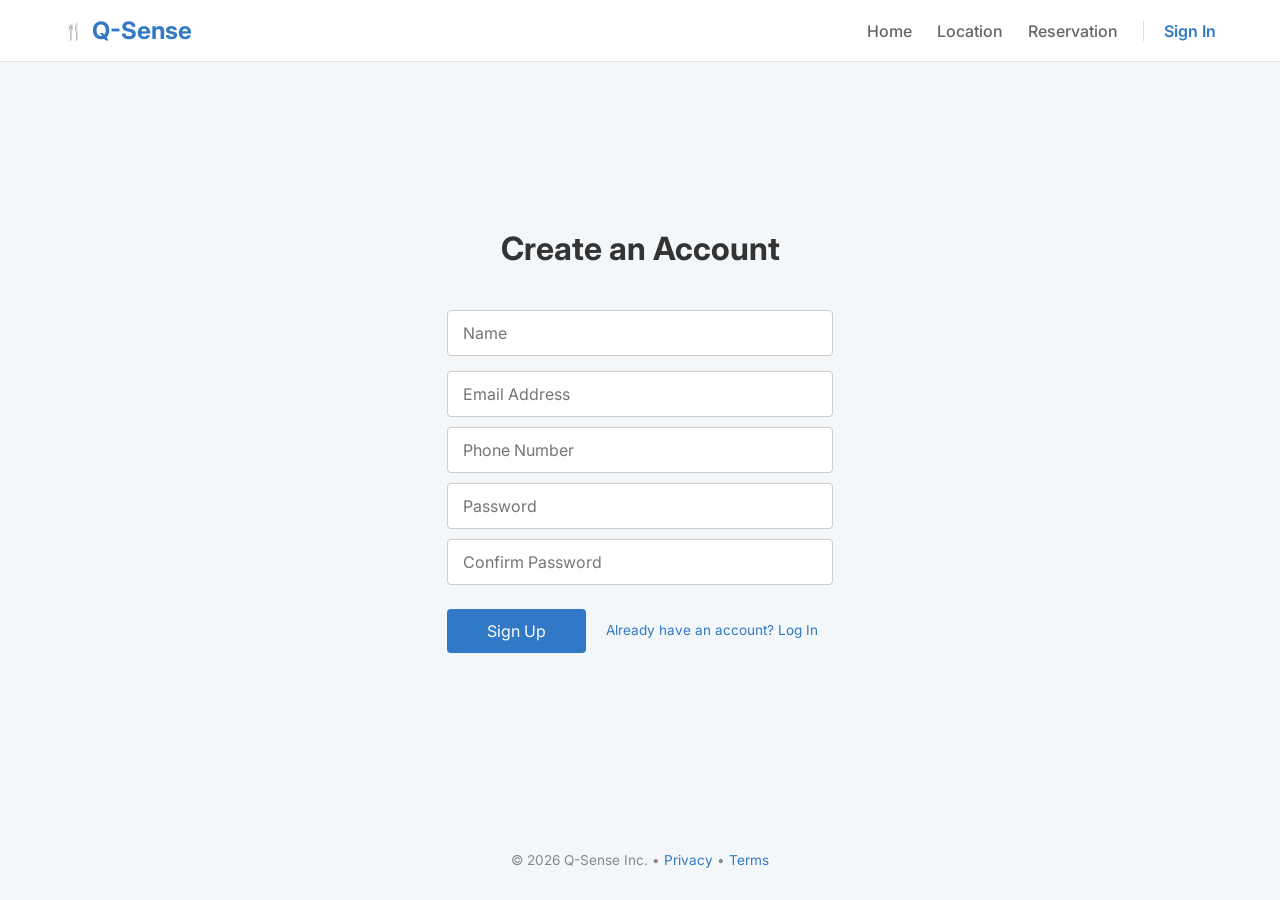
<file: CustomerSignUp.html>
<!DOCTYPE html>
<html lang="en">
<head>
    <meta charset="UTF-8">
    <meta name="viewport" content="width=device-width, initial-scale=1.0">
    <title>Q-Sense | Create Account</title>
        <link rel="preconnect" href="https://fonts.googleapis.com">
<link rel="preconnect" href="https://fonts.gstatic.com" crossorigin>
<link href="https://fonts.googleapis.com/css2?family=Inter:ital,opsz,wght@0,14..32,100..900;1,14..32,100..900&display=swap" rel="stylesheet">

    <link rel="stylesheet" href="style.css">
</head>
<body>

    <header class="navbar">
        <div class="logo">
            <span class="icon">🍴</span>
            <h1>Q-Sense</h1>
        </div>
        <nav>
            <a href="#">Home</a>
            <a href="locations.html">Location</a>
            <a href="CustomerReservation.html">Reservation</a>
            
            <div class="user-profile">
                <a href="CustomerLogin.html" class="login-link">Sign In</a>
            </div>
        </nav>
    </header>

    <main class="login-container">
        <div class="login-card">
            <h2>Create an Account</h2>
            <form id = "signup" method="post" action="CustomerLogin.html">
                <div class="form-row">
                    <div class="input-group">
                        <input type="text" placeholder="Name" required>
                    </div>
                    
                </div>
                
                <div class="input-group">
                    <input type="email" placeholder="Email Address" required>
                </div>
                
                <div class="input-group">
                    <input type="tel" placeholder="Phone Number" required>
                </div>

                <div class="input-group">
                    <input type="password" placeholder="Password" required>
                </div>
                
                <div class="input-group">
                    <input type="password" placeholder="Confirm Password" required>
                </div>

                <div class="action-row">
                    <button type="submit" class="login-btn">Sign Up</button>
                    <div class="links">
                        <a href="CustomerLogin.html">Already have an account? Log In</a>
                    </div>
                </div>
            </form>
        </div>
    </main>

    <footer class="footer">
        <p>&copy; 2026 Q-Sense Inc. &bull; <a href="#">Privacy</a> &bull; <a href="#">Terms</a></p>
    </footer>

    <script>
   document.getElementById("signup").addEventListener("submit", async function(e){
    e.preventDefault();

    const name = document.querySelector('input[type="text"]').value;
    const email = document.querySelector('input[type="email"]').value;
    const phone = document.querySelector('input[type="tel"]').value; 
    const password = document.querySelector('input[type="password"]').value;

    try {
        const res = await fetch("http://localhost:5000/api/users/register", {
            method: "POST",
            headers: {
                "Content-Type": "application/json"
            },
            body: JSON.stringify({ name, email, phone, password })
        });

        const data = await res.json();

        if (res.ok) {
            alert("Account created successfully! You can now log in.");
            window.location.href = "CustomerLogin.html"; 
        } else {
            alert(data.message || "Registration failed. Please try again.");
        }
    } catch (error) {
        console.error("Registration error:", error);
        alert("A network error occurred. Is your server running?");
    }
});
    </script>

</body>
</html>
</file>
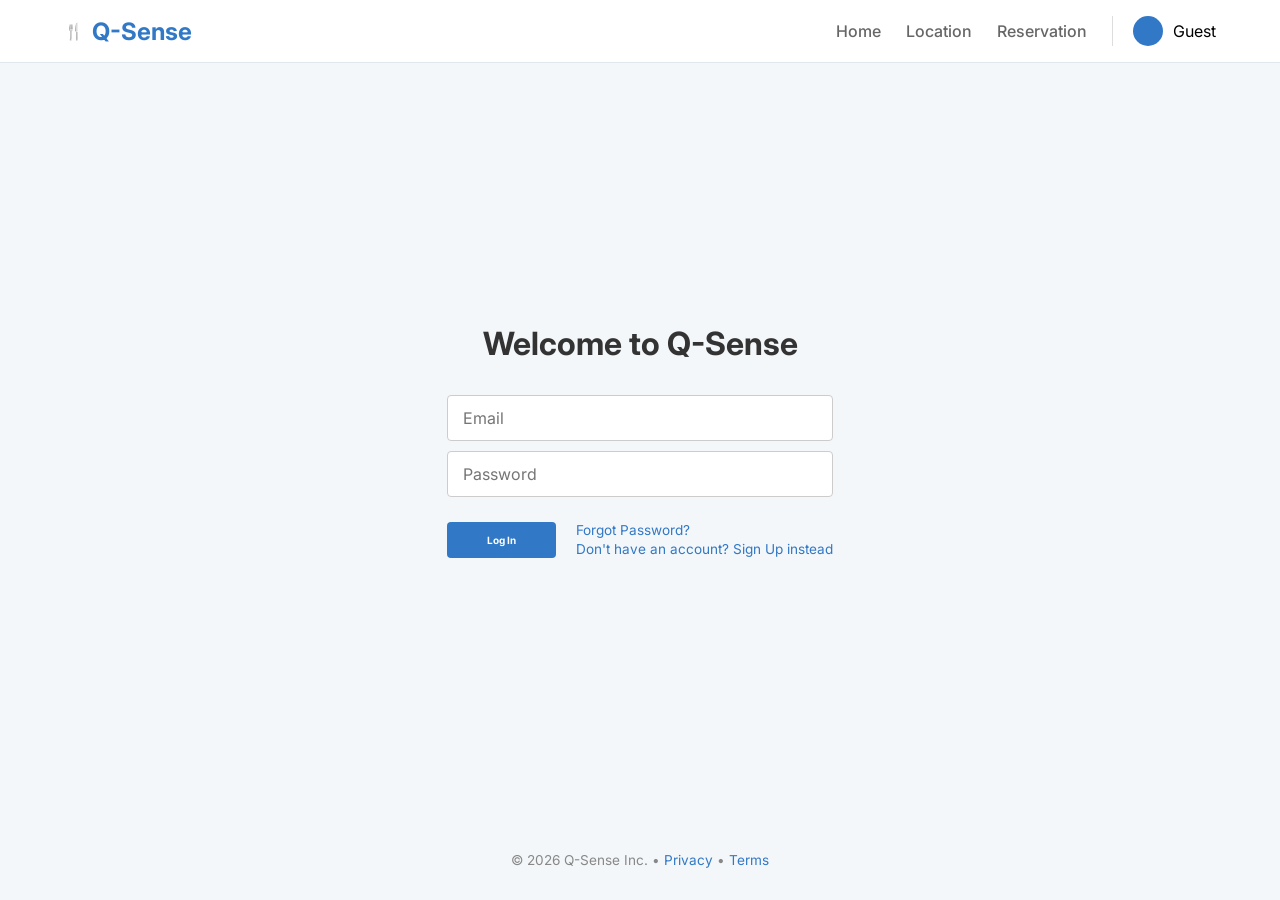
<file: JoinQueue.html>
<!DOCTYPE html>
<html lang="en">
<head>
    <meta charset="UTF-8">
    <meta name="viewport" content="width=device-width, initial-scale=1.0">
    <title>Q-Sense | Live Waitlist</title>
    <link href="https://fonts.googleapis.com/css2?family=Inter:wght@300;400;600;700&display=swap" rel="stylesheet">
    <style>
        * { margin: 0; padding: 0; box-sizing: border-box; font-family: 'Inter', sans-serif; }
        body { background-color: #f4f7f9; display: flex; justify-content: center; align-items: center; min-height: 100vh; padding: 20px; }
        
        .queue-card {
            background: white;
            padding: 40px;
            border-radius: 16px;
            box-shadow: 0 10px 30px rgba(0,0,0,0.05);
            width: 100%;
            max-width: 450px;
            text-align: center;
        }

        h2 { color: #3178c6; margin-bottom: 10px; font-size: 1.8rem; }
        p.subtitle { color: #666; margin-bottom: 30px; }

        /* --- STATE 1: JOIN FORM --- */
        #join-section { display: block; }
        .input-group { margin-bottom: 25px; text-align: left; }
        .input-group label { display: block; margin-bottom: 8px; font-weight: 600; color: #333; }
        .input-group select { width: 100%; padding: 12px; border: 1px solid #ccc; border-radius: 8px; font-size: 1rem; }
        
        .btn { width: 100%; background: #3178c6; color: white; border: none; padding: 15px; border-radius: 8px; font-size: 1.1rem; font-weight: bold; cursor: pointer; transition: 0.2s; }
        .btn:hover { background: #255a96; }

        /* --- STATE 2: LIVE TRACKER --- */
        #tracker-section { display: none; }
        .ticket {
            background: #f8fbff;
            border: 2px dashed #3178c6;
            border-radius: 12px;
            padding: 30px;
            margin-bottom: 25px;
            position: relative;
        }
        .position-label { color: #555; font-weight: 600; text-transform: uppercase; letter-spacing: 1px; font-size: 0.9rem; }
        .position-number { font-size: 5rem; color: #3178c6; font-weight: 700; line-height: 1; margin: 10px 0; }
        
        .status-badge {
            display: inline-block;
            background: #eef5fb;
            color: #3178c6;
            padding: 5px 12px;
            border-radius: 20px;
            font-size: 0.85rem;
            font-weight: bold;
            margin-top: 10px;
        }
        .status-badge.called { background: #fff3cd; color: #856404; border: 1px solid #ffeeba; }

        .wait-time { font-size: 1.2rem; color: #333; font-weight: 600; margin-bottom: 5px; }
        .people-ahead { color: #888; font-size: 0.9rem; }

        .loader {
            border: 3px solid #f3f3f3;
            border-top: 3px solid #3178c6;
            border-radius: 50%;
            width: 20px;
            height: 20px;
            animation: spin 1s linear infinite;
            display: inline-block;
            vertical-align: middle;
            margin-right: 8px;
        }
        @keyframes spin { 0% { transform: rotate(0deg); } 100% { transform: rotate(360deg); } }
    </style>
</head>
<body>

    <div class="queue-card">
        <h2>Live Waitlist</h2>
        <p class="subtitle" id="restaurant-display">Loading restaurant info...</p>

        <div id="join-section">
            <form id="join-form">
                <div class="input-group">
                    <label>How many people in your party?</label>
                    <select id="group-size" required>
                        <option value="1">1 Person</option>
                        <option value="2" selected>2 People</option>
                        <option value="3">3 People</option>
                        <option value="4">4 People</option>
                        <option value="5">5 People</option>
                        <option value="6">6+ People</option>
                    </select>
                </div>
                <button type="submit" class="btn">Join Waitlist</button>
            </form>
        </div>

        <div id="tracker-section">
            <div class="ticket">
                <div class="position-label">Your Position</div>
                <div class="position-number" id="display-position">--</div>
                <div class="status-badge" id="display-status">Waiting</div>
            </div>

            <div class="wait-time"><span class="loader"></span> Estimated Wait: <span id="display-ewt">--</span> min</div>
            <div class="people-ahead" id="display-ahead">-- parties ahead of you</div>
        </div>
    </div>

    <script>
      
        const urlParams = new URLSearchParams(window.location.search);
        const restaurantId = urlParams.get('restaurant_id');
        const customerId = localStorage.getItem('customer_id'); 
        
        let pollingInterval;

        window.addEventListener("DOMContentLoaded", () => {
           
            if (!customerId) {
                alert("Please log in to join the queue!");
                window.location.href = "CustomerLogin.html"; 
                return;
            }
            if (!restaurantId) {
                document.getElementById("restaurant-display").textContent = "Error: No restaurant selected.";
                document.getElementById("join-section").style.display = "none";
                return;
            }

            document.getElementById("restaurant-display").textContent = `Restaurant ID: ${restaurantId}`;

            // Check if they are already in a queue! (Resume session)
            const savedQueueId = localStorage.getItem('current_queue_id');
            if (savedQueueId) {
                switchToTracker(savedQueueId);
            }
        });

        
        document.getElementById("join-form").addEventListener("submit", async (e) => {
            e.preventDefault();
            const groupSize = document.getElementById("group-size").value;

            try {
                const res = await fetch("http://localhost:5000/api/queue/join", {
                    method: "POST",
                    headers: { "Content-Type": "application/json" },
                    body: JSON.stringify({
                        restaurant_id: restaurantId,
                        customer_id: customerId,
                        group_size: groupSize
                    })
                });

                const data = await res.json();

                if (res.ok) {
                   
                    localStorage.setItem('current_queue_id', data.queue_id);
                    switchToTracker(data.queue_id);
                } else {
                    alert(data.message); 
                }
            } catch (error) {
                console.error("Error joining:", error);
                alert("Failed to join. Check connection.");
            }
        });

        
        function switchToTracker(queueId) {
            document.getElementById("join-section").style.display = "none";
            document.getElementById("tracker-section").style.display = "block";
            
            fetchQueueStatus(queueId);
            pollingInterval = setInterval(() => fetchQueueStatus(queueId), 5000);
        }

        async function fetchQueueStatus(queueId) {
            try {
                const res = await fetch(`http://localhost:5000/api/queue/status/${queueId}`);
                const data = await res.json();

                if (res.ok) {
                
                    document.getElementById("display-position").textContent = data.position;
                    document.getElementById("display-ewt").textContent = data.estimated_wait_time;
                    document.getElementById("display-ahead").textContent = `${data.people_ahead} parties ahead of you`;

                    const statusBadge = document.getElementById("display-status");
                    
                    if (data.status === 'waiting') {
                        statusBadge.textContent = "Waiting in Line";
                        statusBadge.className = "status-badge";
                    } else if (data.status === 'called') {
                        statusBadge.textContent = "Your name is being called! Go to the host stand and get ready for your meal/";
                        statusBadge.className = "status-badge called";
                    } else if (data.status === 'seated' || data.status === 'cancelled') {
                       
                        clearInterval(pollingInterval);
                        localStorage.removeItem('current_queue_id');
                        statusBadge.textContent = data.status === 'seated' ? "Enjoy your meal!" : "Queue Cancelled";
                        document.getElementById("display-position").textContent = "✓";
                    }
                }
            } catch (error) {
                console.error("Polling error:", error);
            }
        }
    </script>
</body>
</html>
</file>
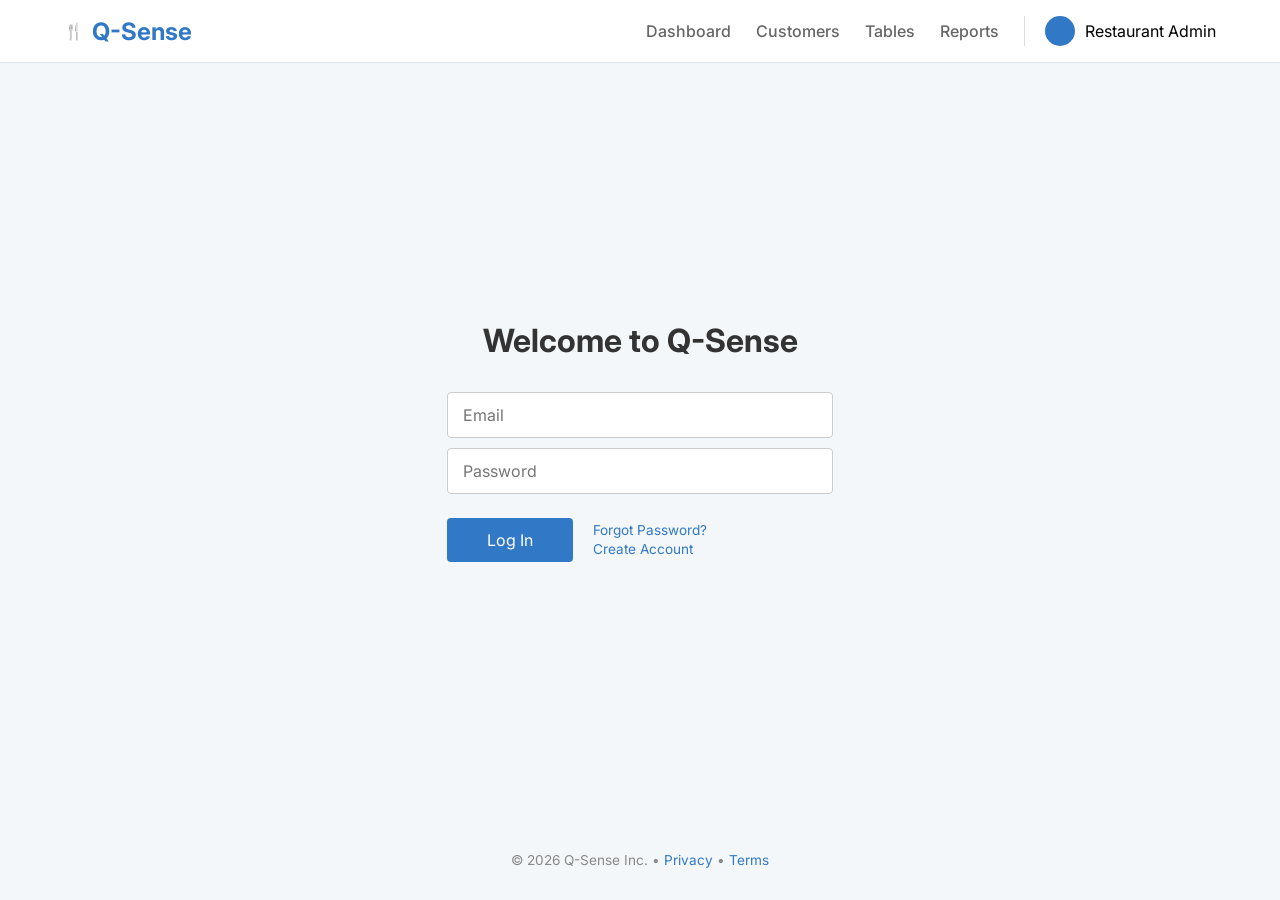
<file: OtpVerification.html>
<!DOCTYPE html>
<html lang="en">
<head>
    <meta charset="UTF-8">
    <meta name="viewport" content="width=device-width, initial-scale=1.0">
    <title>Q-Sense | Verify Identity</title>
    <link rel="preconnect" href="https://fonts.googleapis.com">
    <link rel="preconnect" href="https://fonts.gstatic.com" crossorigin>
    <link href="https://fonts.googleapis.com/css2?family=Inter:wght@400;600;700&display=swap" rel="stylesheet">
    <link rel="stylesheet" href="style.css">
    <style>
      
        .otp-input {
            font-size: 24px;
            letter-spacing: 8px;
            text-align: center;
            font-weight: bold;
        }
        .instruction-text {
            text-align: center;
            margin-bottom: 20px;
            color: #555;
            line-height: 1.5;
        }
    </style>
</head>
<body>

    <header class="navbar">
        <div class="logo">
            <span class="icon">🍴</span>
            <h1>Q-Sense</h1>
        </div>
    </header>

    <main class="login-container">
        <div class="login-card">
            <h2 style="text-align: center;">Verify Your Identity</h2>
            <p class="instruction-text">
                We've sent a 6-digit verification code to <br>
                <strong id="display-email">your email</strong>.
            </p>

            <form id="otpForm">
                <div class="input-group">
                    <input type="text" id="otpInput" class="otp-input" placeholder="000000" maxlength="6" required autocomplete="off">
                </div>
                
                <div class="action-row" style="justify-content: center; margin-top: 20px;">
                    <button type="submit" class="login-btn full-width">Verify & Log In</button>
                </div>
            </form>
            
            <div style="text-align: center; margin-top: 15px;">
                <a href="AdminLogin.html" style="color: #3178c6; text-decoration: none; font-size: 14px;">Back to Login</a>
            </div>
        </div>
    </main>

    <footer class="footer">
        <p>&copy; 2026 Q-Sense Inc. &bull; <a href="#">Privacy</a> &bull; <a href="#">Terms</a></p>
    </footer>

    <script>
        document.addEventListener("DOMContentLoaded", () => {
            
            const email = localStorage.getItem("temp_email");
            const role = localStorage.getItem("temp_role");

                     if (!email || !role) {
                window.location.href = "AdminLogin.html";
                return;
            }

         
            document.getElementById("display-email").textContent = email;

       
        document.getElementById("otpForm").addEventListener("submit", async function(e) {
    e.preventDefault();
    
    const otp = document.getElementById("otpInput").value;
    
    // BUG 1 FIX: Grab the variables from local storage!
    const email = localStorage.getItem("temp_email");
    const role = localStorage.getItem("temp_role");

    try {
        const res = await fetch("http://localhost:5000/api/verify-otp", {
            method: "POST",
            headers: {
                "Content-Type": "application/json"
            },
            body: JSON.stringify({ email, otp, role })
        });

        const data = await res.json();

       if (data.success) {
    if (role === 'admin' || role === 'staff' || role === 'manager') {
        localStorage.setItem("admin_id", localStorage.getItem("temp_admin_id"));
        localStorage.setItem("restaurant_id", localStorage.getItem("temp_restaurant_id"));
        localStorage.setItem("role", localStorage.getItem("temp_role"));
        localStorage.setItem("admin_email", email); 
        localStorage.setItem("name",name);
        
        // Clean up temp variables
        localStorage.removeItem("temp_email");
        localStorage.removeItem("temp_admin_id");
        localStorage.removeItem("temp_restaurant_id");
        localStorage.removeItem("temp_role");
        
        // 🚨 FORCE THE ADMIN ROUTE HERE
        window.location.href = "AdminDashboard.html"; 
        
    } else {
        localStorage.setItem("customer_id", localStorage.getItem("temp_customer_id"));
        
        // Clean up temp variables
        localStorage.removeItem("temp_email");
        localStorage.removeItem("temp_customer_id");
        localStorage.removeItem("temp_role");
        
        // 🚨 FORCE THE CUSTOMER ROUTE HERE (adjust to your preferred customer landing page)
        window.location.href = "CustomerDashboard.html"; 
    }
} else {
    alert(data.message);
}
    } catch (error) {
        console.error("OTP Error:", error);
        alert("An error occurred while verifying your code.");
    }
});
        });
    </script>
</body>
</html>
</file>
<file: style.css>
* {
    margin: 0;
    padding: 0;
    box-sizing: border-box;
    font-family: 'Inter',-apple-system, BlinkMacSystemFont, 'Inter', Roboto, Oxygen, Ubuntu, Cantarell;
}

body {
    background-color: #f4f7f9;
    display: flex;
    flex-direction: column;
    height: 100vh;
}

.navbar {
    background: white;
    padding: 1rem 5%;
    display: flex;
    justify-content: space-between;
    align-items: center;
    border-bottom: 1px solid #e1e8ed;
}

.logo {
    display: flex;
    align-items: center;
    color: #3178c6;
}

.logo h1 {
    font-size: 1.5rem;
    margin-left: 8px;
}

nav {
    display: flex;
    align-items: center;
    gap: 25px;
}

nav a {
    text-decoration: none;
    color: #666;
    font-weight: 500;
}

.user-profile {
    display: flex;
    align-items: center;
    gap: 10px;
    border-left: 1px solid #ddd;
    padding-left: 20px;
}

.admin-profile {
    display: flex;
    align-items: center;
    gap: 10px;
    border-left: 1px solid #ddd;
    padding-left: 20px;
}

.avatar {
    width: 30px;
    height: 30px;
    background: #3178c6;
    border-radius: 50%;
}

/* Login Card */
.login-container {
    flex: 1;
    display: flex;
    justify-content: center;
    align-items: center;
}

.login-card {
    text-align: center;
    width: 100%;
    max-width: 450px;
    padding: 2rem;
}

.login-card h2 {
    font-size: 2rem;
    color: #333;
    margin-bottom: 2rem;
}

.input-group {
    margin-top: 10px;
    margin-bottom: 5px;
}

input {
    width: 100%;
    padding: 12px 15px;
    border: 1px solid #ccc;
    border-radius: 4px;
    font-size: 1rem;
    outline-color: #3178c6;
}

.action-row {
    display: flex;
    align-items: center;
    gap: 20px;
    margin-top: 1.5rem;
}

.login-btn {
    background-color: #3178c6;
    color: white;
    border: none;
    padding: 12px 40px;
    border-radius: 4px;
    font-size: 1rem;
    cursor: pointer;
    transition: background 0.3s;
}

.login-btn:hover {
    background-color: #265ea1;
}

.links {
    text-align: left;
    font-size: 0.85rem;
    line-height: 1.4;
}

.links a {
    display: block;
    color: #3178c6;
    text-decoration: none;
}

/* Footer */
.footer {
    padding: 2rem;
    text-align: center;
    font-size: 0.85rem;
    color: #888;
}

.footer a {
    color: #3178c6;
    text-decoration: none;
}


.reservation-container {
    flex: 1;
    padding: 2rem 5%;
    max-width: 1200px;
    margin: 0 auto;
    width: 100%;
}

.card {
    background: white;
    padding: 2rem;
    border-radius: 8px;
    border: 1px solid #e1e8ed;
}

/* Stats Row */
.stats-row {
    display: flex;
    gap: 1.5rem;
    margin-bottom: 2rem;
}

.stat-card {
    background: white;
    padding: 1.5rem;
    border-radius: 8px;
    border: 1px solid #e1e8ed;
    flex: 1;
    text-align: center;
}

.stat-card h3 {
    font-size: 1rem;
    color: #666;
    margin-bottom: 0.5rem;
    font-weight: 500;
}

.stat-number {
    font-size: 2.5rem;
    font-weight: bold;
    color: #333;
}

.available-text { color: #2e8b57; }
.reserved-text { color: #d9534f; }

/* Form and Map Layout */
.reservation-layout {
    display: flex;
    gap: 2rem;
    flex-wrap: wrap;
}

.reservation-form {
    flex: 1;
    min-width: 300px;
}

.reservation-form h2 {
    font-size: 1.5rem;
    color: #333;
    margin-bottom: 1.5rem;
}

.form-row {
    display: flex;
    gap: 1rem;
}

.form-row .input-group {
    flex: 1;
}

.input-group label {
    display: block;
    margin-bottom: 0.5rem;
    font-size: 0.9rem;
    color: #555;
    font-weight: 500;
}

select {
    width: 100%;
    padding: 12px 15px;
    border: 1px solid #ccc;
    border-radius: 4px;
    font-size: 1rem;
    outline-color: #3178c6;
    background-color: white;
}

.full-width {
    width: 100%;
    margin-top: 1rem;
}

/* Table Map */
.table-map {
    flex: 2;
    min-width: 400px;
}

.map-header {
    display: flex;
    justify-content: space-between;
    align-items: center;
    margin-bottom: 1.5rem;
}

.map-header h2 {
    font-size: 1.5rem;
    color: #333;
}

.legend {
    display: flex;
    gap: 1rem;
    font-size: 0.9rem;
    color: #666;
}

.legend-item {
    display: flex;
    align-items: center;
    gap: 5px;
}

.dot {
    width: 12px;
    height: 12px;
    border-radius: 50%;
    display: inline-block;
}

.dot-available { background: #eef5fb; border: 2px solid #3178c6; }
.dot-reserved { background: #f9f9f9; border: 2px solid #d9534f; }

/* Grid for Tables */
.tables-grid {
    display: grid;
    grid-template-columns: repeat(auto-fill, minmax(100px, 1fr));
    gap: 1.2rem;
}

.table-item {
    height: 100px;
    border-radius: 8px;
    display: flex;
    flex-direction: column;
    align-items: center;
    justify-content: center;
    font-weight: bold;
    cursor: pointer;
    border: 2px solid transparent;
    transition: transform 0.2s, box-shadow 0.2s;
}

.table-item span {
    font-size: 0.8rem;
    font-weight: normal;
    margin-top: 5px;
}

.table-item:hover {
    transform: translateY(-3px);
    box-shadow: 0 4px 8px rgba(0,0,0,0.1);
}

.table-available {
    border-color: #3178c6;
    color: #3178c6;
    background: #eef5fb;
}

.table-reserved {
    background: #fdf2f2;
    color: #d9534f;
    border-color: #d9534f;
    cursor: not-allowed;
}

.table-reserved:hover {
    transform: none;
    box-shadow: none;
}

/* --- Customer Booking Page Styles --- */

.customer-booking-container {
    flex: 1;
    display: flex;
    justify-content: center;
    align-items: flex-start;
    padding: 3rem 5%;
}

.booking-card {
    background: white;
    width: 100%;
    max-width: 600px;
    padding: 2.5rem;
    border-radius: 8px;
    border: 1px solid #e1e8ed;
    box-shadow: 0 4px 12px rgba(0,0,0,0.05);
}

.booking-header {
    text-align: center;
    margin-bottom: 2rem;
}

.booking-header h2 {
    font-size: 2rem;
    color: #333;
    margin-bottom: 0.5rem;
}

.booking-header p {
    color: #666;
    font-size: 0.95rem;
}

/* Form Layout */
.form-row {
    display: flex;
    gap: 1rem;
}

.form-row .input-group {
    flex: 1;
}

.input-group label {
    display: block;
    margin-bottom: 0.5rem;
    font-size: 0.9rem;
    color: #555;
    font-weight: 500;
}

select, textarea {
    width: 100%;
    padding: 12px 15px;
    border: 1px solid #ccc;
    border-radius: 4px;
    font-size: 1rem;
    outline-color: #3178c6;
    background-color: white;
    resize: vertical;
}

.full-width {
    width: 100%;
    margin-top: 1rem;
    padding: 15px;
    font-size: 1.1rem;
    font-weight: bold;
}

/* Time Slots Styling */
.time-selection {
    margin: 2rem 0;
    padding: 1.5rem 0;
    border-top: 1px solid #e1e8ed;
    border-bottom: 1px solid #e1e8ed;
}

.time-selection > label, .guest-details > label {
    display: block;
    margin-bottom: 1rem;
    font-size: 1.1rem;
    color: #333;
    font-weight: 600;
}

.time-slots {
    display: flex;
    flex-wrap: wrap;
    gap: 10px;
}

.time-slot input {
    display: none; /* Hide the actual radio button */
}

.time-slot span {
    display: inline-block;
    padding: 10px 20px;
    border: 1px solid #3178c6;
    color: #3178c6;
    border-radius: 4px;
    cursor: pointer;
    font-size: 0.9rem;
    font-weight: 500;
    transition: all 0.2s;
    background: white;
}

/* Hover and Checked states for Time Slots */
.time-slot:hover span:not(.booked) {
    background: #eef5fb;
}

.time-slot input:checked + span {
    background: #3178c6;
    color: white;
}

/* Disabled/Booked Slot */
.time-slot .booked {
    border-color: #ccc;
    color: #aaa;
    background: #f9f9f9;
    cursor: not-allowed;
    text-decoration: line-through;
}

.guest-details {
    margin-bottom: 1.5rem;
}

.login-link {
    color: #3178c6;
    font-weight: 600;
    text-decoration: none;
}

/* 1. Base shape for all table cards */
.table-item {
    padding: 20px;
    border-radius: 12px;
    text-align: center;
    transition: transform 0.2s, box-shadow 0.2s;
    display: flex;
    flex-direction: column;
    justify-content: center;
    align-items: center;
    min-height: 100px;
    font-weight: 500;
    box-shadow: 0 2px 4px rgba(0,0,0,0.05);
}

.table-item:hover {
    transform: translateY(-4px);
    box-shadow: 0 6px 12px rgba(0,0,0,0.1);
}

/* 2. The Color Coding Logic */

/* VACANT (Available) -> Green */
.table-vacant {
    background-color: #e6f4ea; 
    border: 2px solid #28a745 !important;
    color: #155724;
}

/* OCCUPIED -> Red */
.table-occupied {
    background-color: #fce8e6; 
    border: 2px solid #dc3545 !important;
    color: #721c24;
}

/* RESERVED -> Yellow */
.table-reserved {
    background-color: #fff3cd; 
    border: 2px solid #ffc107 !important;
    color: #856404;
}

/* UNAVAILABLE -> Purple */
.table-unavailable {
    background-color: #f3e5f5; 
    border: 2px solid #9c27b0 !important;
    color: #4b2885;
}
</file>
